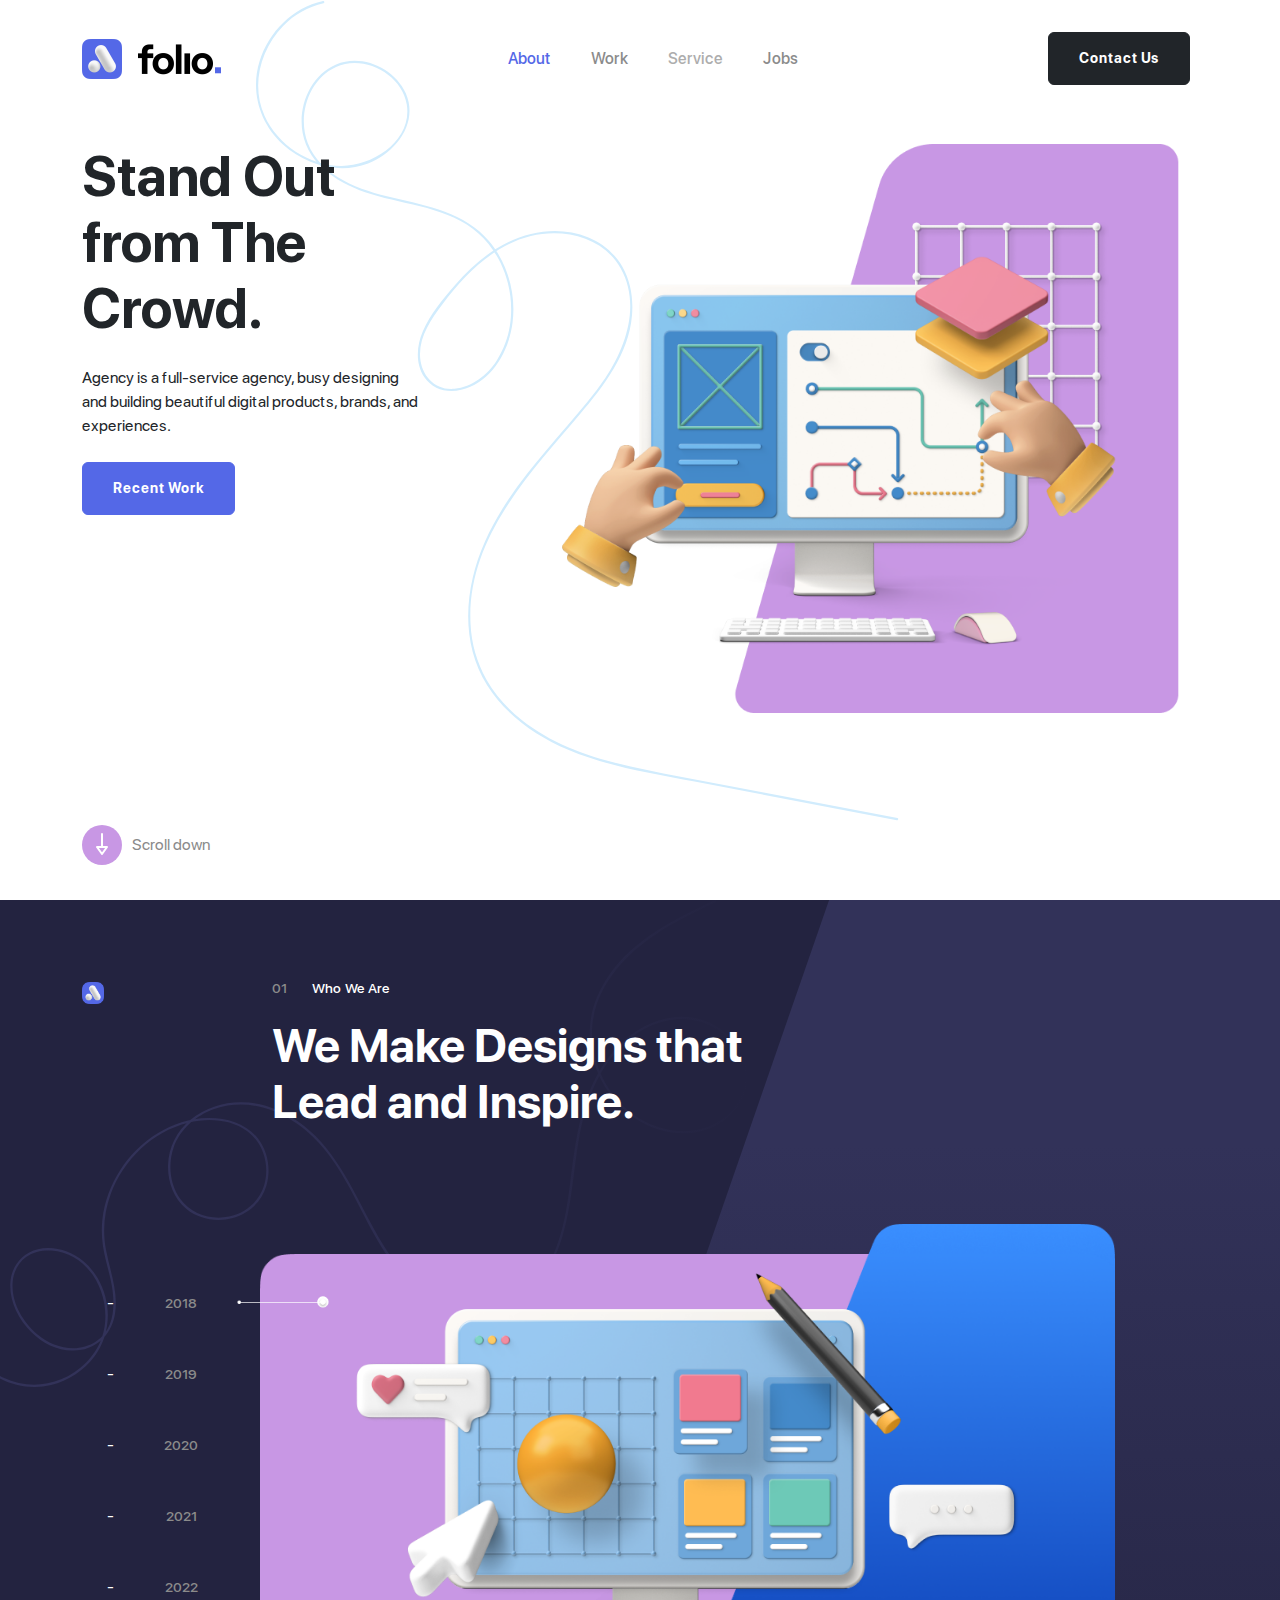
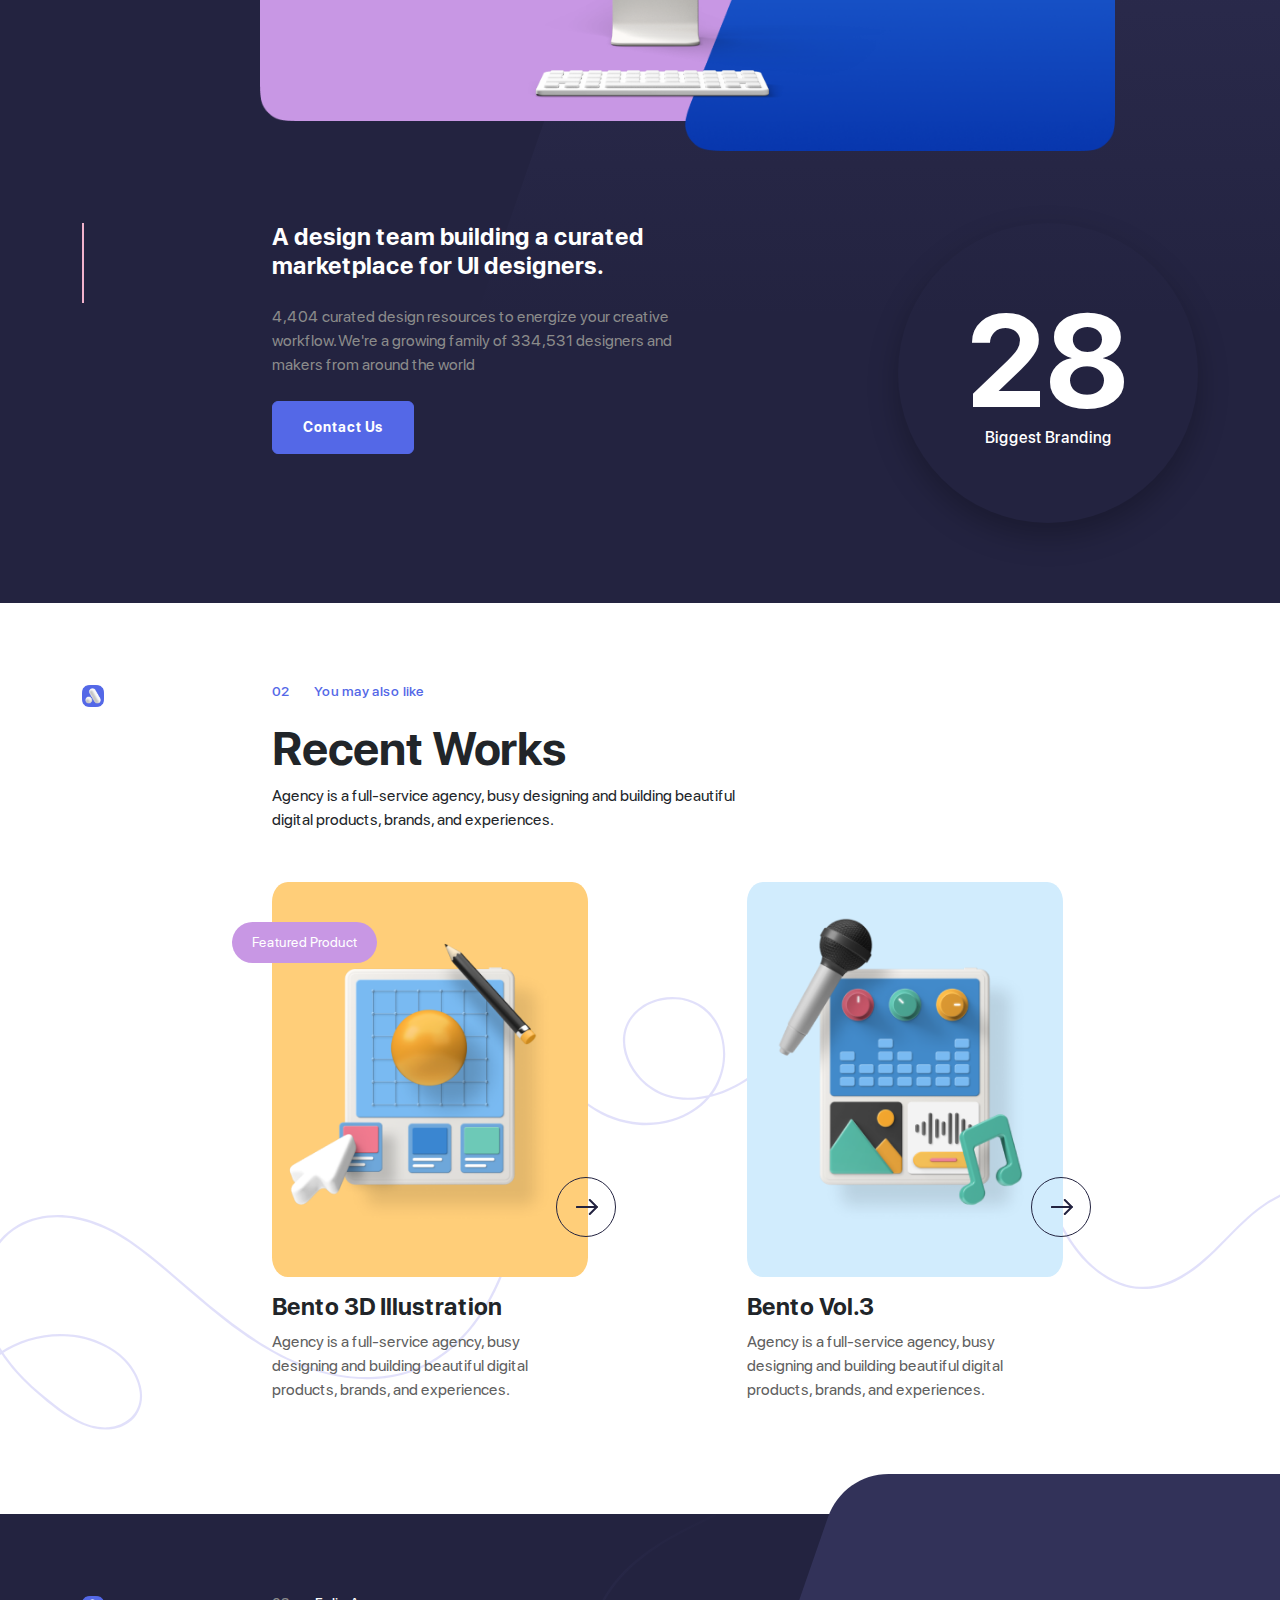
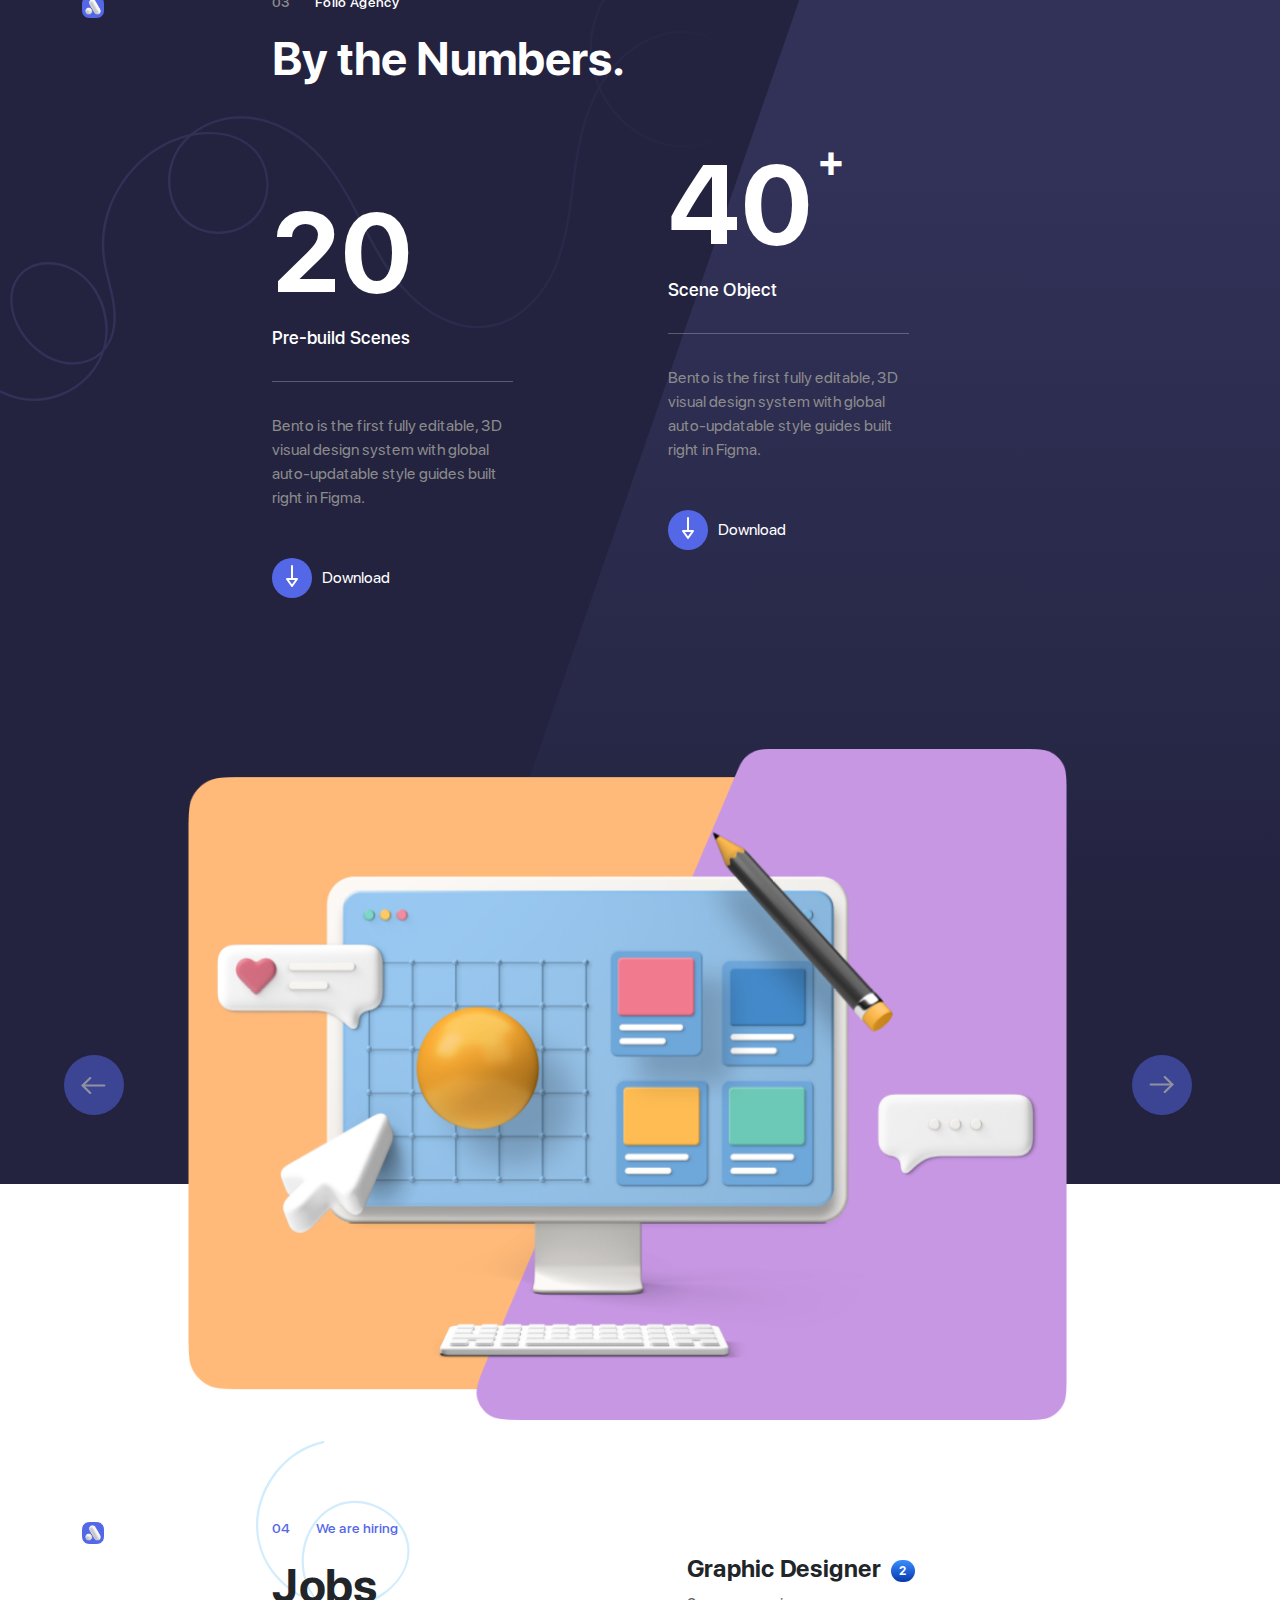
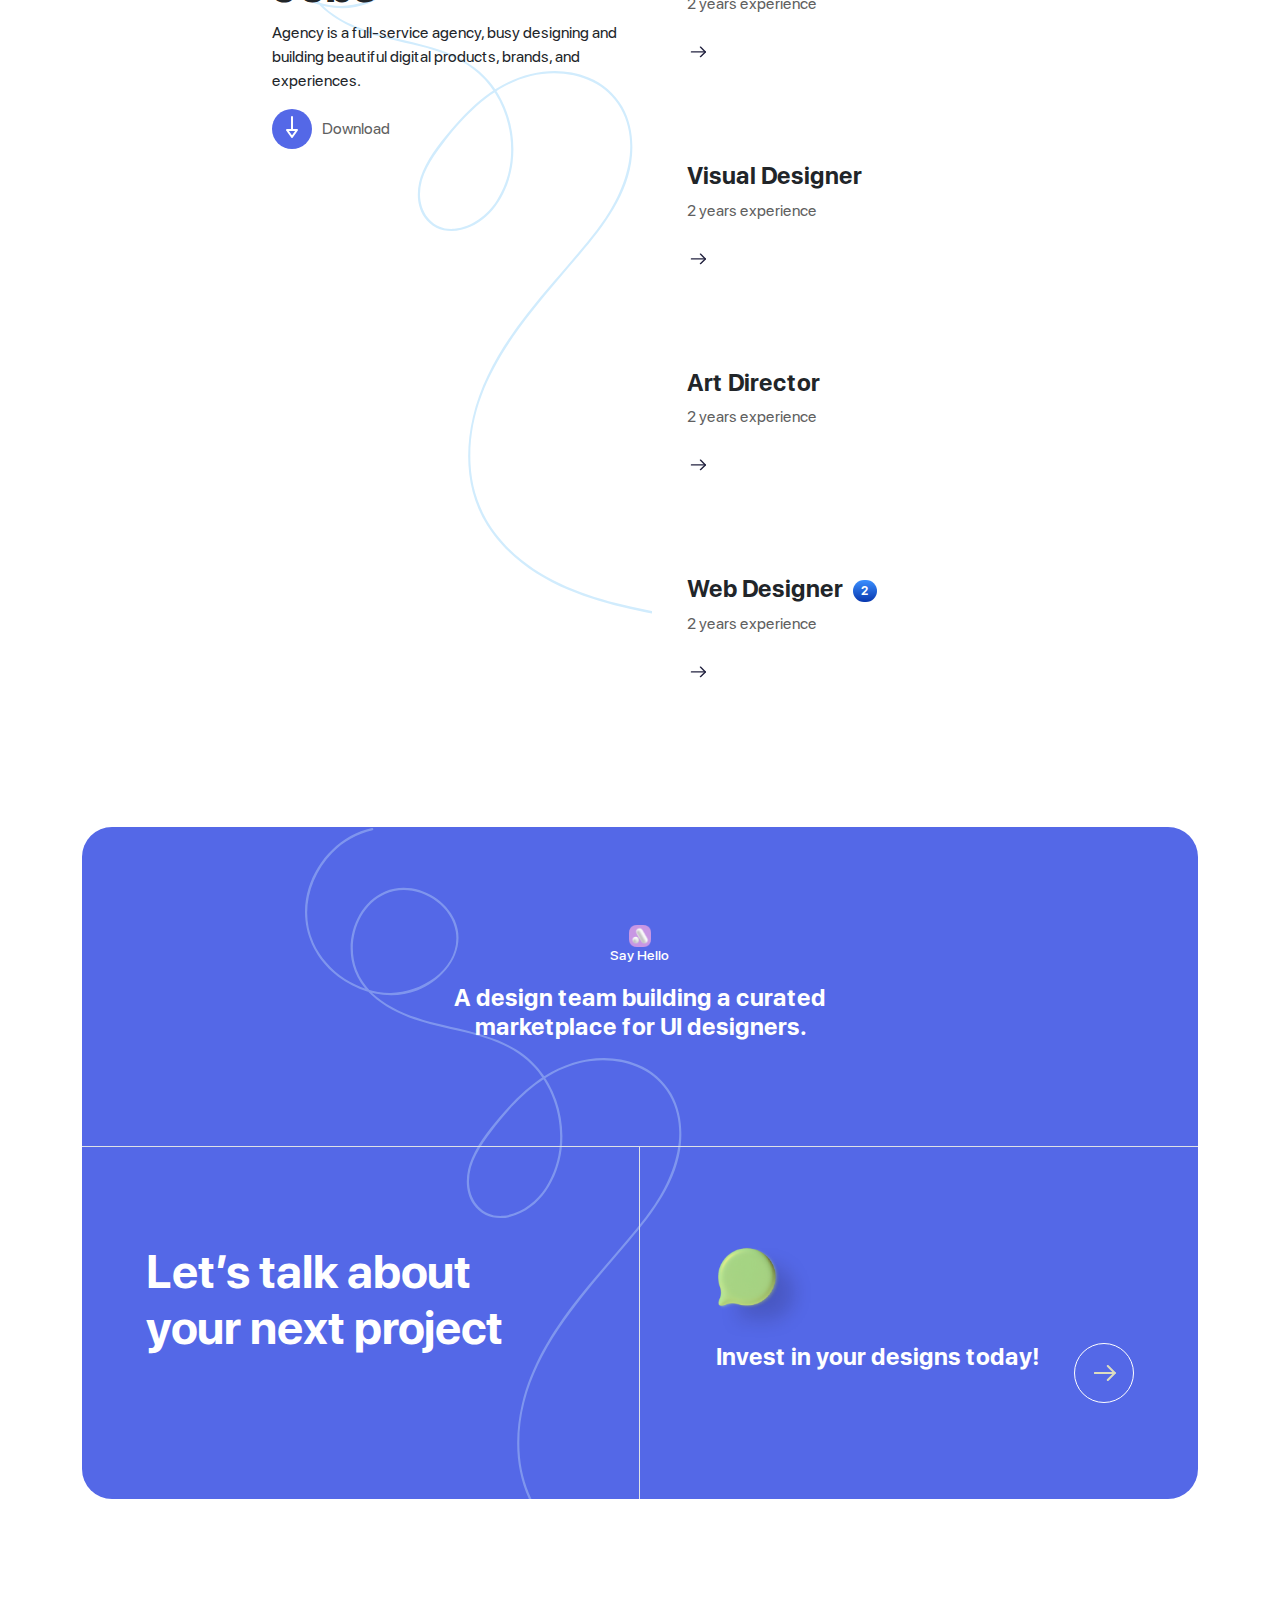
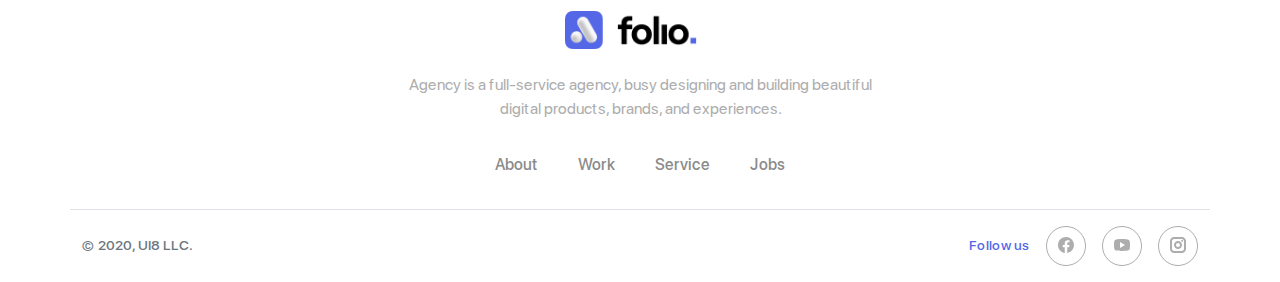
<file: index.html>
<!doctype html>
<html lang="en">
  <head>
    <meta charset="utf-8">
    <meta name="viewport" content="width=device-width, initial-scale=1">
    <meta name="description" content="">
    <meta name="author" content="Aliefya Fadhila">
    <title>Aliefya</title>

    <link rel="canonical" href="https://getbootstrap.com/docs/5.2/examples/navbars/">
    <link href="assets/dist/css/bootstrap.min.css" rel="stylesheet">
    
    <!-- Custom styles -->
    <link href="assets/style.css" rel="stylesheet">
    <link href="assets/mobile.css" rel="stylesheet">
  </head>
  <body>
    <nav id="topbar" class="navbar navbar-expand-md" >
      <div class="container py-4">
        <a class="navbar-brand" href="#">
          <img class="logo-light-mode" src="assets/image/logo-with-text.png" alt="">
          <img class="logo-dark-mode d-none" src="assets/image/logo-with-text-white.png" alt="">
        </a>
        <button class="navbar-toggler" type="button" onclick="openNav()" data-bs-toggle="collapse" data-bs-target="#navbarsExample05" aria-controls="navbarsExample05" aria-expanded="false" aria-label="Toggle navigation">
          <span class="navbar-toggler-icon"></span>
        </button>
  
        <div class="collapse navbar-collapse" id="navbarsExample05">
          <ul class="navbar-nav mx-auto mb-2 mb-md-0">
            <li class="nav-item">
              <a class="nav-link active" aria-current="page" href="#about">About</a>
            </li>
            <li class="nav-item">
              <a class="nav-link" href="#work">Work</a>
            </li>
            <li class="nav-item">
              <a class="nav-link disabled" href="#service">Service</a>
            </li>
            <li class="nav-item">
              <a class="nav-link" href="#jobs">Jobs</a>
            </li>
          </ul>
          <div class="nav-contact">
            <button class="btn btn-dark me-2 d-md-block d-none" type="button">Contact Us</button>
            <div class="social-media-button d-md-none">
              <a class="btn-round" href="#"> <i class="facebook"></i></a>
              <a class="btn-round" href="#"><i class="youtube"></i></a>
              <a class="btn-round" href="#"><i class="instagram"></i></a>
            </div>
          </div>
        </div>
      </div>
    </nav>

    <!-- hero section -->
    <div id="hero" class="pt-md-5">
      <div class="container">
        <div class="row flex-md-row align-items-start g-5 py-5 mt-0">
          <div class="col-md-4">
            <div class="hero-text">
              <h1 class="mb-md-4 mb-3">Stand Out from The Crowd.</h1>
              <p class="mb-md-4 mb-3">Agency is a full-service agency, busy designing and building beautiful digital products, brands, and experiences.</p>
              <button type="button" class="btn btn-primary btn-md">Recent Work</button>

              <!-- <button class="btn btn-down btn-round"><i class="arrow-down"></i>Scroll down</button> -->
              <a href="#about" class="button-scroll button-fixed"><i class="arrow-down"></i><span> Scroll down</span></a>
            </div>
          </div>
          <div class="col-md-8">
            <img class="hero-image" src="assets/image/0-hero-image.png" alt="hero image desktop">
          </div>
        </div>
      </div>
    </div>

    <div id="content">

      <!-- we make design section -->
      <section id="about" class="content-section dark-bg-content">
        <div class="container">
          <div class="row">
            <div class="col-md-2 d-md-block d-none">
              <img class="section-title-logo" src="assets/image/logo-symbol.png" alt="">
            </div>
            <div class="col-md-10">
              <div class="section-title">
                <h6><span>01</span> Who We Are</h6>
                <h2>We Make Designs that Lead and Inspire.</h2>
              </div>
            </div>
          </div>

          <div class="about-tabs">
            <div class="row">
              <div class="col-md-2 mt-md-4">
                <ul class="about-tabs-button">
                  <li><a class="tablinks active" onclick="openTabs(event, '2018')">2018</a></li>
                  <li><a class="tablinks" onclick="openTabs(event, '2019')">2019</a></li>
                  <li><a class="tablinks" onclick="openTabs(event, '2020')">2020</a></li>
                  <li><a class="tablinks" onclick="openTabs(event, '2021')">2021</a></li>
                  <li><a class="tablinks" onclick="openTabs(event, '2022')">2022</a></li>
                </ul>
                <div class="about-tabs-control d-md-none">
                  <div class="about-tabs-arrow">
                    <a href="#" class="btn-arrow arrow-right prev"></a>
                    <a href="#" class="btn-arrow arrow-right next"></a>
                  </div>
                  <select class="form-select form-select-md mb-3"  name="selectTabs" onchange="loadTabs()" id="selectTabs" >
                    <option class="option-links active" value="2018" selected>2018</option>
                    <option class="option-links" value="2019">2019</option>
                    <option class="option-links" value="2020">2020</option>
                    <option class="option-links" value="2021">2021</option>
                    <option class="option-links" value="2022">2022</option>
                  </select>
                </div>
              </div>
              <div class="col-md-9">
                <img class="tabs-bg" src="assets/image/tabs-bg.png" alt="">
                <div class="tabcontent-container">
                  <div id="2018" class="tabcontent" style="display: block;" >
                    <img src="assets/image/1-Desktop-nobg.png" alt="">
                  </div>
                  <div id="2019" class="tabcontent">
                    <img src="assets/image/2-Tablet-Copy.png" alt="">
                  </div>
                  <div id="2020" class="tabcontent">
                    <img src="assets/image/2-Tablet.png" alt="">
                  </div>
                  <div id="2021" class="tabcontent">
                    <img src="assets/image/3-Laptop.png" alt="">
                  </div>
                  <div id="2022" class="tabcontent">
                    <img src="assets/image/0-hero-desktop.png" alt="">
                  </div>
                </div>
              </div>

            </div>
          

          </div>

          <div class="row">
            <div class="col-md-2 d-md-block d-none">
              <span class="line-pink"></span>
            </div>
            <div class="col-md-5">
              <h4 class="section-subtitle mb-md-4 mb-3">A design team building a curated marketplace for UI designers.</h4>
              <p class="color-dark-mode mb-md-4 mb-3">4,404 curated design resources to energize your creative workflow. We're a growing family of 334,531 designers and makers from around the world</p>
              <button type="button" class="btn btn-primary btn-md">Contact Us</button>
            </div>
            <div class="col-md-5">
              <div class="number-circle ms-md-auto">
                <h2>28</h2>
                <p>Biggest Branding</p>
              </div>
            </div>
          </div>
        </div>
      </section>

      <!-- recent works section -->
      <section id="work" class="content-section">
        <div class="container">
          <div class="row">
            <div class="col-md-2 d-md-block d-none">
              <img class="section-title-logo" src="assets/image/logo-symbol.png" alt="">
            </div>
            <div class="col-md-10">
              <div class="section-title">
                <h6><span>02</span> You may also like</h6>
                <h2>Recent Works</h2>
                <p>Agency is a full-service agency, busy designing and building beautiful digital products, brands, and experiences.</p>
              </div>

              <div class="featured-product">
                <span class="label-fp">Featured Product</span>
                <div class="row">
                  <div class="col-md-6">
                    <div class="card" >
                      <div class="card-image">
                        <img src="assets/image/2-Tablet.png" class="card-img-top" alt="...">
                      </div>
                      <div class="card-body">
                        <h5 class="card-title section-subtitle">Bento 3D Illustration</h5>
                        <p class="card-text color-light-mode">Agency is a full-service agency, busy designing and building beautiful digital products, brands, and experiences.</p>
                        <a href="#" class="btn-arrow arrow-right"></a>
                      </div>
                    </div>
                  </div>
                  <div class="col-md-6">
                    <div class="card" >
                      <div class="card-image bg-skyblue">
                        <img src="assets/image/2-Tablet-Copy.png" class="card-img-top" alt="...">
                      </div>
                      <div class="card-body">
                        <h5 class="card-title section-subtitle">Bento Vol.3</h5>
                        <p class="card-text color-light-mode">Agency is a full-service agency, busy designing and building beautiful digital products, brands, and experiences.</p>
                        <a href="#" class="btn-arrow arrow-right"></a>
                      </div>
                    </div>
                  </div>
                  <div class="col-12 d-md-none d-grid">
                    <button type="button" class="btn btn-primary btn-md btn-block">Contact Us</button>
                  </div>
                </div>
              </div>
            </div>
          </div>
        </div>
      </section>

      <!-- by the numbers section -->
      <section id="service" class="content-section dark-bg-content">
        <div class="container">
          <div class="row">
            <div class="col-md-2 d-md-block d-none">
              <img class="section-title-logo" src="assets/image/logo-symbol.png" alt="">
            </div>
            <div class="col-md-10">
              <div class="section-title">
                <h6><span>03</span> Folio Agency</h6>
                <h2>By the Numbers.</h2>
              </div>

              <div class="row service-content flex-md-row-reverse justify-content-md-end">
                <div class="col-md-5">
                  <h2>40 <span class="prefix">+</span></h2>
                  <h6>Scene Object</h6>
                  <hr>
                  <p class="color-dark-mode">Bento is the first fully editable, 3D visual design system with global auto-updatable style guides built right in Figma.</p>
                  <a href="#" class="button-scroll"><i class="arrow-down"></i><span class="color-white">Download</span></a>
                </div>
                <div class="col-md-5 pt-md-5">
                  <h2>20</h2>
                  <h6>Pre-build Scenes</h6>
                  <hr>
                  <p class="color-dark-mode">Bento is the first fully editable, 3D visual design system with global auto-updatable style guides built right in Figma.</p>
                  <a href="#" class="button-scroll"><i class="arrow-down"></i><span class="color-white">Download</span></a>
                </div>
              </div>
            </div>
          </div>
          <div class="row row-carousel">
            <div class="col-md-12">
              <div id="carouselService" class="carousel slide" data-bs-ride="carousel">
                <div class="carousel-inner">
                  <div class="carousel-item active" data-bs-interval="10000">
                    <img src="assets/image/1-Desktop-nobg.png" class="d-block w-100" alt="...">
                  </div>
                  <div class="carousel-item" data-bs-interval="2000">
                    <img src="assets/image/2-Tablet-Copy.png" class="d-block w-100" alt="...">
                  </div>
                  <div class="carousel-item">
                    <img src="assets/image/3-Laptop.png" class="d-block w-100" alt="...">
                  </div>
                </div>
                <button class="carousel-control-button carousel-control-prev" type="button" data-bs-target="#carouselService" data-bs-slide="prev">
                  <span class="carousel-control-prev-icon" aria-hidden="true"></span>
                  <span class="visually-hidden">Previous</span>
                </button>
                <button class="carousel-control-button carousel-control-next" type="button" data-bs-target="#carouselService" data-bs-slide="next">
                  <span class="carousel-control-next-icon" aria-hidden="true"></span>
                  <span class="visually-hidden">Next</span>
                </button>
              </div>
            </div>

          </div>
        </div>
      </section>

      <!-- jobs section -->
      <section id="jobs" class="content-section">
        <div class="container">
          <div class="row">
            <div class="col-md-2 d-md-block d-none">
              <img class="section-title-logo" src="assets/image/logo-symbol.png" alt="">
            </div>
            <div class="col-md-4">
              <div class="section-title">
                <h6><span>04</span> We are hiring</h6>
                <h2>Jobs</h2>
                <p>Agency is a full-service agency, busy designing and building beautiful digital products, brands, and experiences.</p>
                <!-- <button class="btn btn-right btn-round"><i class="arrow-right"></i>Available Jobs</button> -->
                <a href="#" class="button-scroll button-jobs"><i class="arrow-down"></i><span class="color-light-mode">Download</span></a>
              </div>
            </div>
            <div class="col-md-6">
              <div class="available-jobs">
                <ul>
                  <li class="jobs-card">
                    <div class="row flex-md-row align-items-center">
                      <div class="col-md-8">
                        <div class="jobs-card-content">
                          <h5 class="section-subtitle">Graphic Designer<span class="badge rounded-pill text-bg-primary">2</span></h5>
                          <p class="color-light-mode">2 years experience</p>
                          <a href="#" class="btn-arrow arrow-right"></a>
                        </div>
                      </div>
                      <div class="col-md-4 d-none d-md-block">
                        <div class="jobs-card-image">
                          <img src="assets/image/2-Tablet.png" alt="">
                        </div>
                      </div>
                    </div>
                  </li>
                  <li class="jobs-card">
                    <div class="row flex-md-row align-items-center">
                      <div class="col-md-8">
                        <div class="jobs-card-content">
                          <h5 class="section-subtitle">Visual Designer</h5>
                          <p class="color-light-mode">2 years experience</p>
                          <a href="#" class="btn-arrow arrow-right"></a>
                        </div>
                      </div>
                      <div class="col-md-4 d-none d-md-block">
                        <div class="jobs-card-image">
                          <img src="assets/image/2-Tablet.png" alt="">
                        </div>
                      </div>
                    </div>
                  </li>
                  <li class="jobs-card">
                    <div class="row flex-md-row align-items-center">
                      <div class="col-md-8">
                        <div class="jobs-card-content">
                          <h5 class="section-subtitle">Art Director</h5>
                          <p class="color-light-mode">2 years experience</p>
                          <a href="#" class="btn-arrow arrow-right"></a>
                        </div>
                      </div>
                      <div class="col-md-4 d-none d-md-block">
                        <div class="jobs-card-image">
                          <img src="assets/image/2-Tablet.png" alt="">
                        </div>
                      </div>
                    </div>
                  </li>
                  <li class="jobs-card">
                    <div class="row flex-md-row align-items-center">
                      <div class="col-md-8">
                        <div class="jobs-card-content">
                          <h5 class="section-subtitle">Web Designer<span class="badge rounded-pill text-bg-primary">2</span></h5>
                          <p class="color-light-mode">2 years experience</p>
                          <a href="#" class="btn-arrow arrow-right"></a>
                        </div>
                      </div>
                      <div class="col-md-4 d-none d-md-block">
                        <div class="jobs-card-image">
                          <img src="assets/image/2-Tablet.png" alt="">
                        </div>
                      </div>
                    </div>
                  </li>
                </ul>
              </div>
            </div>
          </div>

        </div>
      </section>
    </div>

    <div id="footer">
      <div class="container">

        <div class="footer-box dark-bg-content">
          <div class="row">
            <div class="col-md-12 text-center border-bottom">
              <div class="footer-box-content text-center">
                <img class="footer-logo-icon" src="assets/image/logo-symbol-secondary.png" alt="">
                <div class="section-title mx-auto mb-0">
                  <h6>Say Hello</h6>
                  <h5 class="section-subtitle">A design team building a curated marketplace for UI designers.</h5>
                </div>
              </div>
            </div>
            <div class="col-md-6 border-end">
              <div class="footer-box-content">
                <div class="section-title mb-0">
                  <h2>Let’s talk about your next project</h2>
                </div>
              </div>
            </div>
            <div class="col-md-6 d-md-block d-none">
              <div class="footer-box-content">
                <img class="image-buble" src="assets/image/5-SpeachBubble.png" alt="">
                <div class="d-flex justify-content-between flex-row">
                  <h5 class="section-subtitle pe-3">Invest in your designs today!</h5>
                  <a href="#" class="btn-arrow arrow-right"></a>
                </div>
              </div>
            </div>
            <div class="col-12 d-md-none ">
              <div class="footer-box-content d-grid pt-0">
                <button type="button" class="btn btn-primary btn-md btn-block">Contact Us</button>
              </div>
            </div>
          </div>
        </div>

        <footer class="footer-bottom">
          <div class="text-center">
            <img src="assets/image/logo-with-text.png" alt="" class="footer-bottom-logo mx-auto mb-4">
            <p class="color-deactive">Agency is a full-service agency, busy designing and building beautiful digital products, brands, and experiences.</p>
          </div>
          <ul class="nav justify-content-center py-4 d-sm-flex d-none">
            <li class="nav-item"><a href="#about" class="nav-link">About</a></li>
            <li class="nav-item"><a href="#work" class="nav-link">Work</a></li>
            <li class="nav-item"><a href="#service" class="nav-link">Service</a></li>
            <li class="nav-item"><a href="#jobs" class="nav-link">Jobs</a></li>
          </ul>
          <div class="d-grid d-sm-none p-4">
            <select class="form-select form-select-md" >
              <option class="active" selected>About</option>
              <option class="" value="1" >Work</option>
              <option class="" value="2">Service</option>
              <option class="" value="3">Jobs</option>
            </select>
          </div>
          <div class="row footer-bottom-credit d-flex flex-wrap justify-content-between align-items-center py-3 border-top">
            <div class="col-md-4 d-flex align-items-center">
              <span class="mb-3 mb-md-0 text-muted">© 2020, UI8 LLC.</span>
            </div>
        
            <ul class="nav col-md-4 justify-content-end list-unstyled d-flex align-items-center">
              <li class="color-primary">Follow us</li>
              <li class=""><a class="footer-social-icon text-muted" href="#"><i class="facebook"></i></svg></a></li>
              <li class=""><a class="footer-social-icon text-muted" href="#"><i class="youtube"></i></svg></a></li>
              <li class=""><a class="footer-social-icon text-muted" href="#"><i class="instagram"></i></svg></a></li>
            </ul>
          </div>
        </footer>
      </div>
    </div>
    <script src="assets/script.js"></script>
    <script src="assets/dist/js/bootstrap.bundle.min.js"></script>
  </body>
</html>
</file>
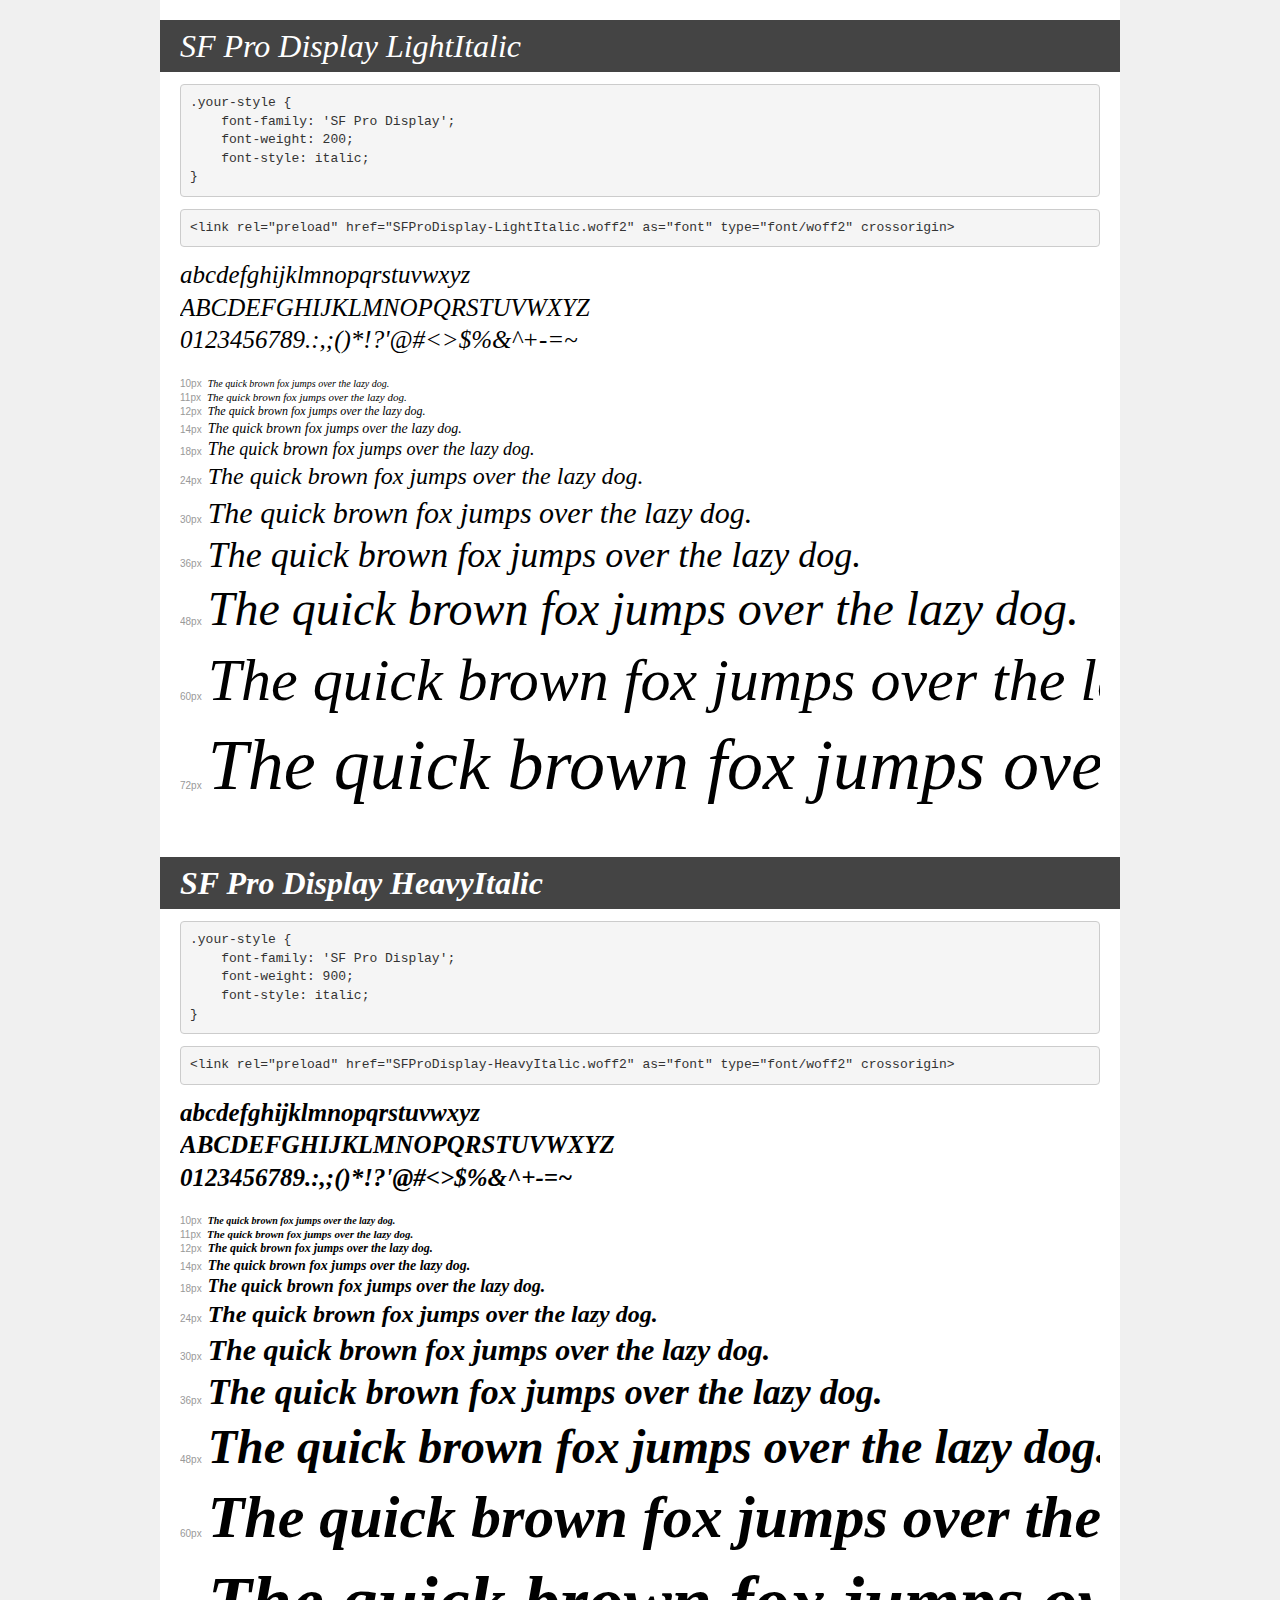
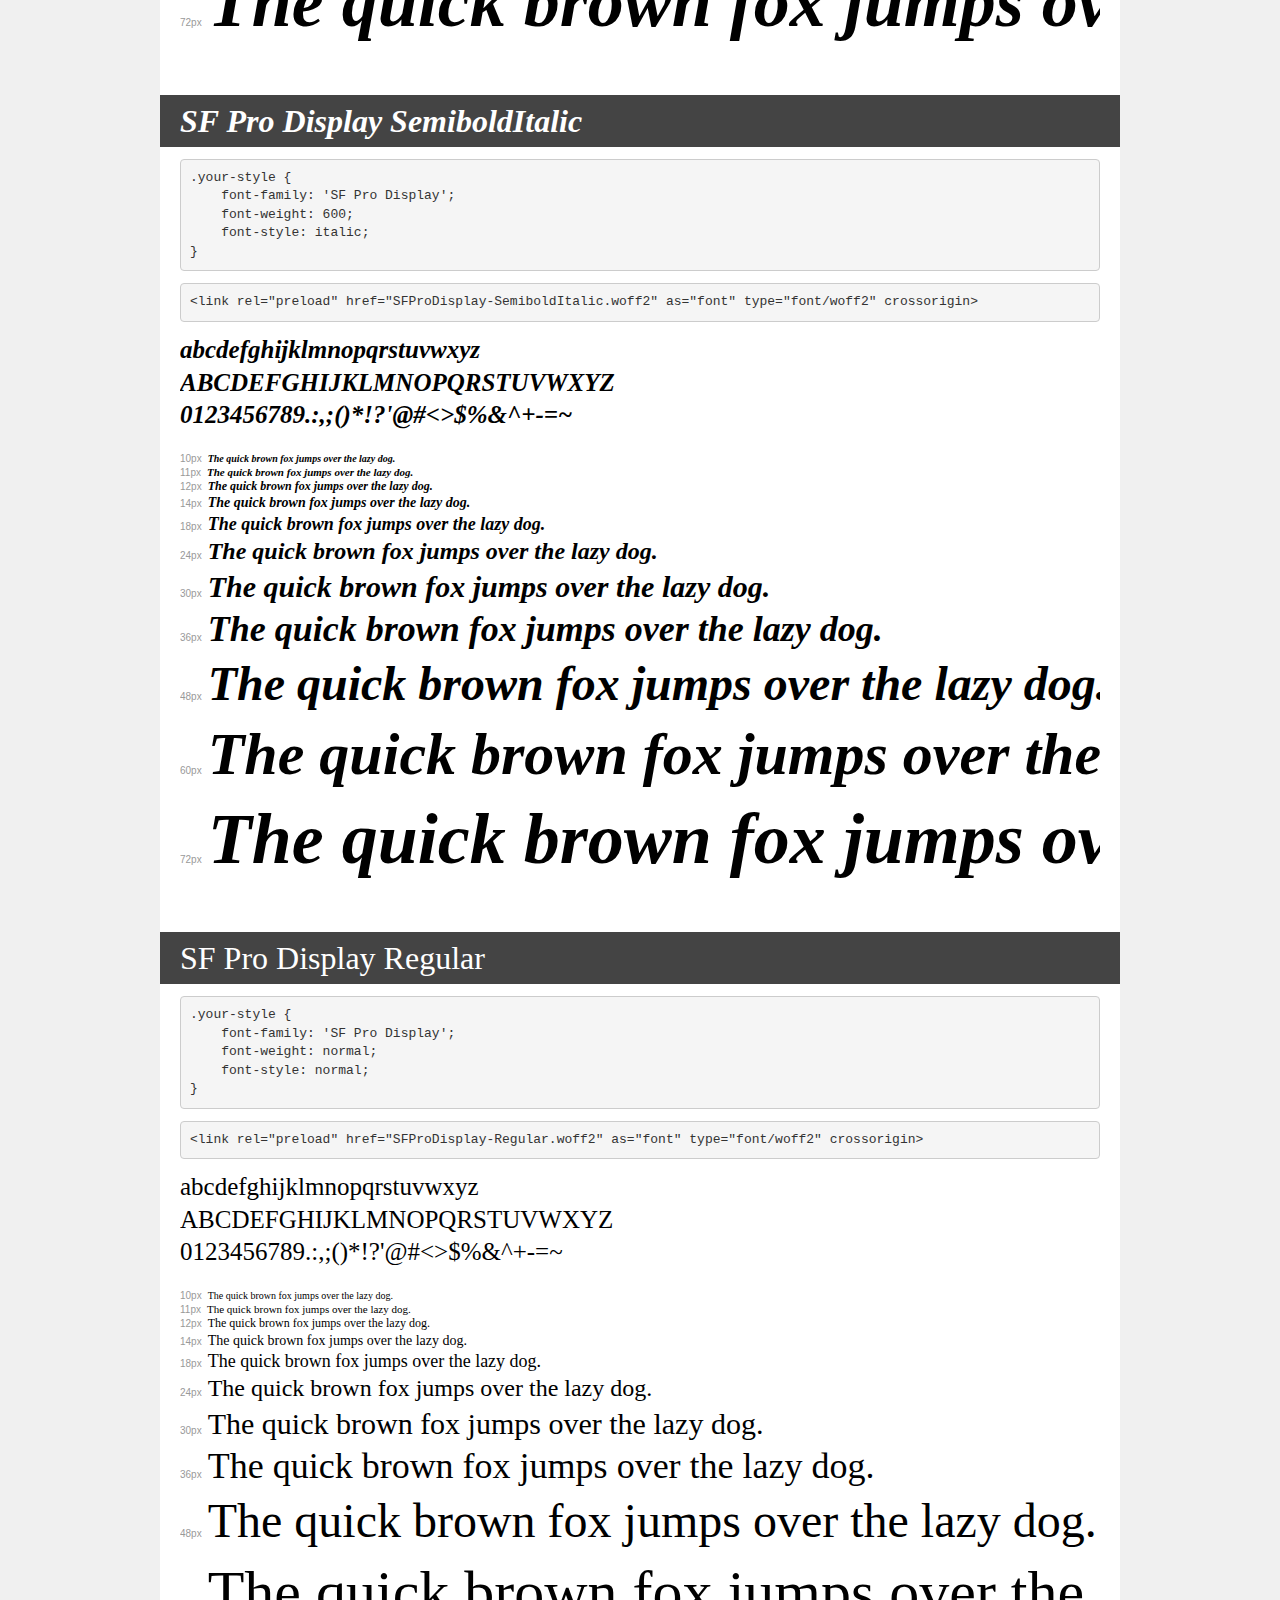
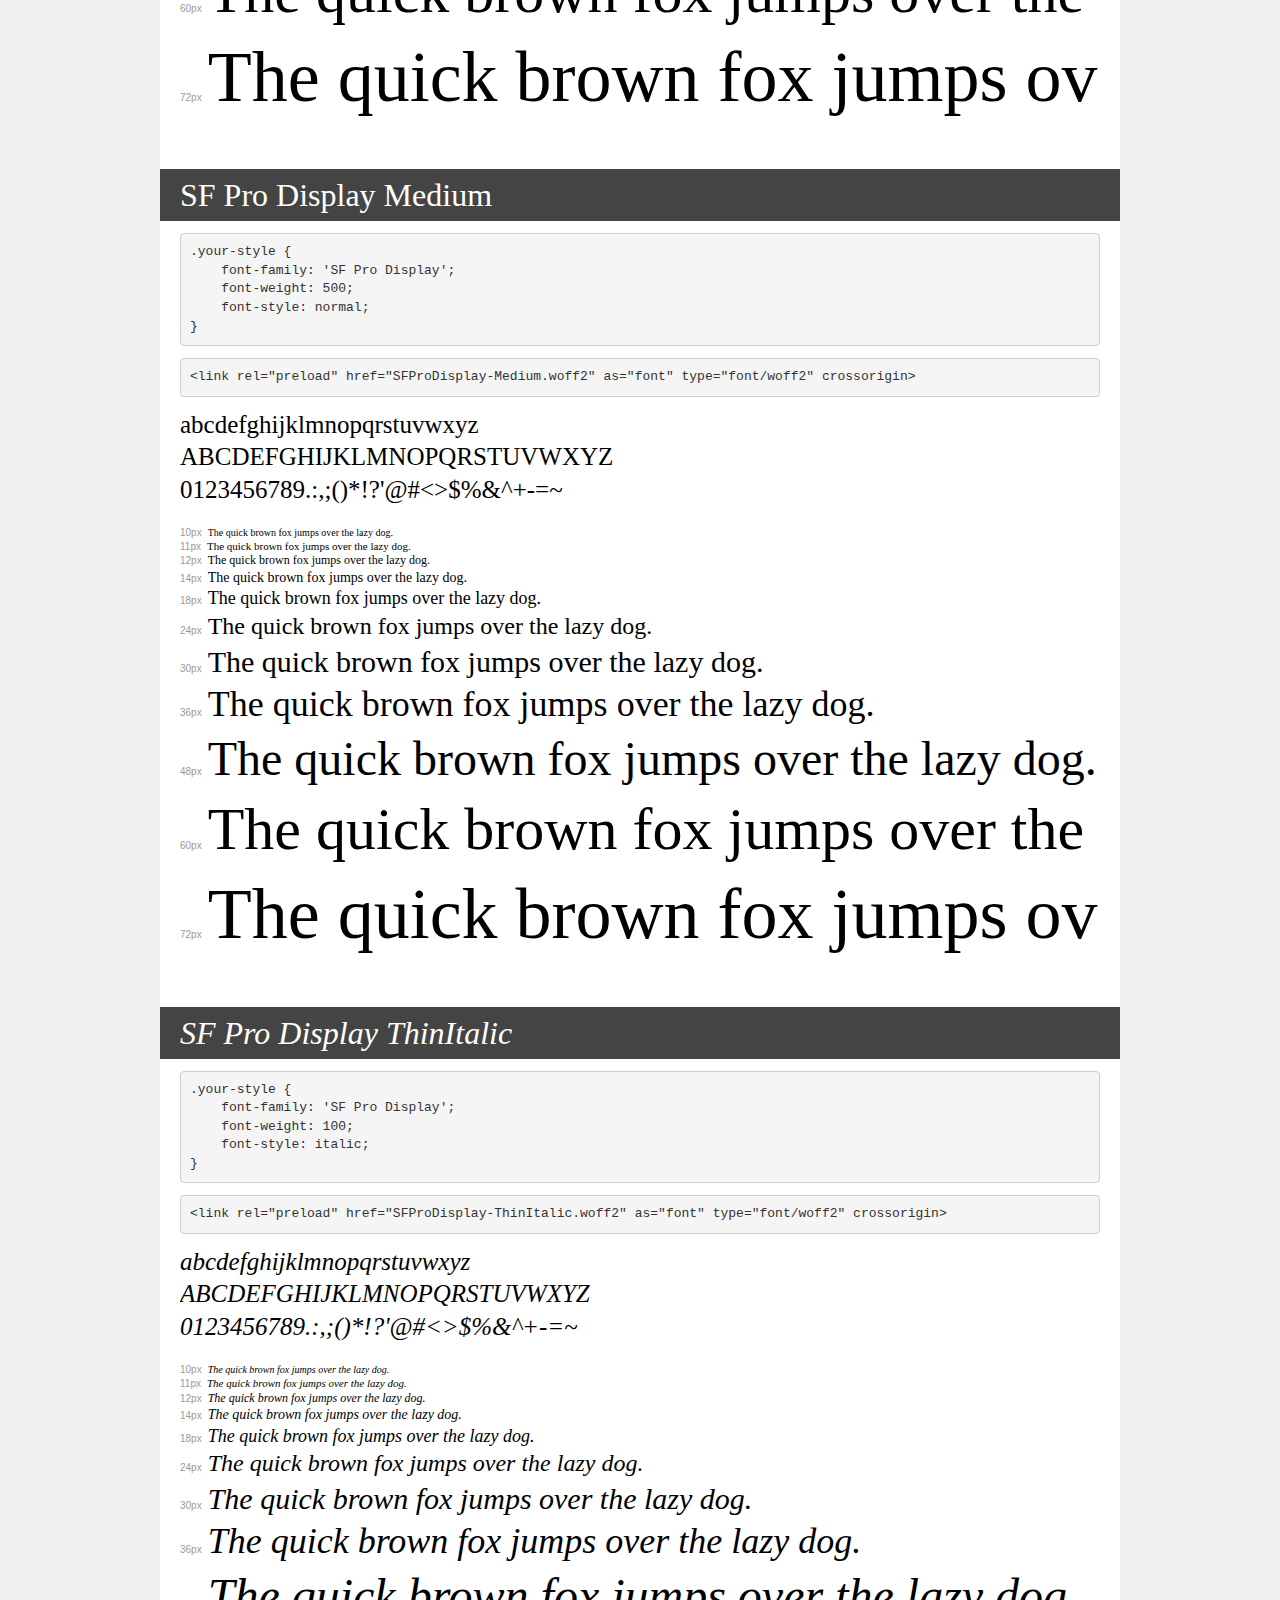
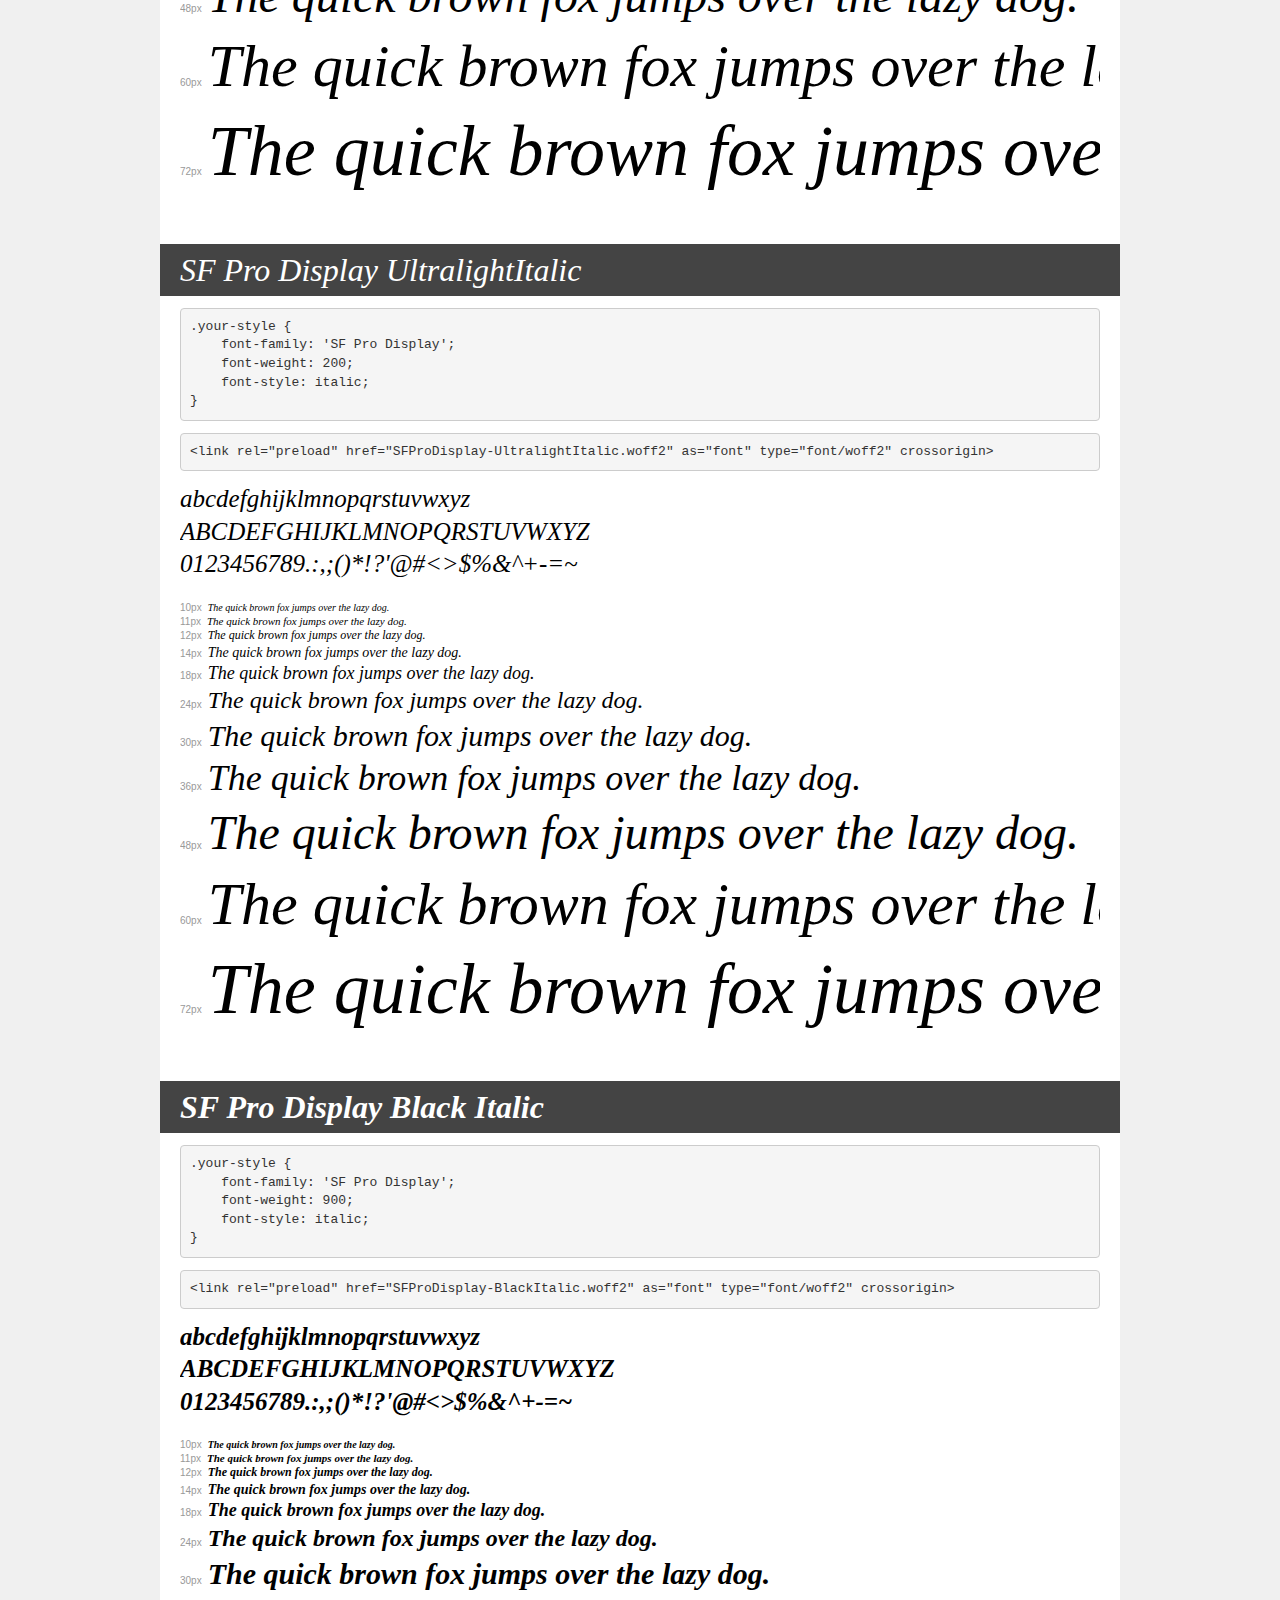
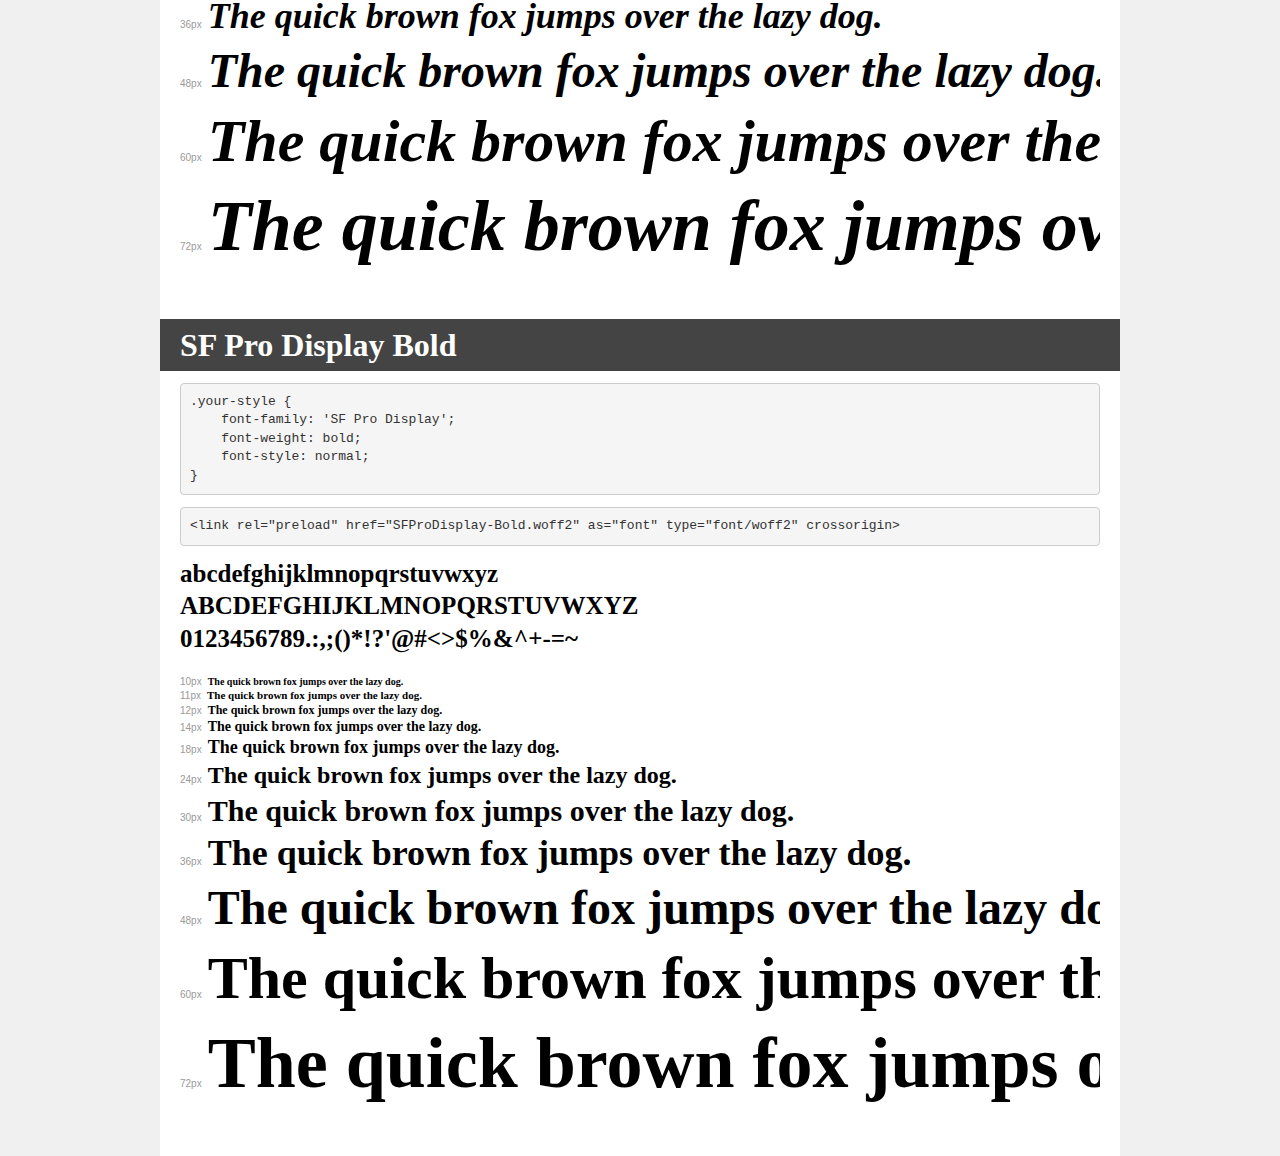
<file: assets/font/SF-Pro-Display/demo.html>
<!DOCTYPE html>
<html lang="en">
<head>
    <meta charset="utf-8">
    <meta http-equiv="X-UA-Compatible" content="IE=edge">
    <meta name="viewport" content="width=device-width, initial-scale=1">
    <meta name="robots" content="noindex, noarchive">
    <meta name="format-detection" content="telephone=no">
    <title>Transfonter demo</title>
    <link href="stylesheet.css" rel="stylesheet">
    <style>
        /*
        http://meyerweb.com/eric/tools/css/reset/
        v2.0 | 20110126
        License: none (public domain)
        */
        html, body, div, span, applet, object, iframe,
        h1, h2, h3, h4, h5, h6, p, blockquote, pre,
        a, abbr, acronym, address, big, cite, code,
        del, dfn, em, img, ins, kbd, q, s, samp,
        small, strike, strong, sub, sup, tt, var,
        b, u, i, center,
        dl, dt, dd, ol, ul, li,
        fieldset, form, label, legend,
        table, caption, tbody, tfoot, thead, tr, th, td,
        article, aside, canvas, details, embed,
        figure, figcaption, footer, header, hgroup,
        menu, nav, output, ruby, section, summary,
        time, mark, audio, video {
            margin: 0;
            padding: 0;
            border: 0;
            font-size: 100%;
            font: inherit;
            vertical-align: baseline;
        }
        /* HTML5 display-role reset for older browsers */
        article, aside, details, figcaption, figure,
        footer, header, hgroup, menu, nav, section {
            display: block;
        }
        body {
            line-height: 1;
        }
        ol, ul {
            list-style: none;
        }
        blockquote, q {
            quotes: none;
        }
        blockquote:before, blockquote:after,
        q:before, q:after {
            content: '';
            content: none;
        }
        table {
            border-collapse: collapse;
            border-spacing: 0;
        }
        /* demo styles */
        body {
            background: #f0f0f0;
            color: #000;
        }
        .page {
            background: #fff;
            width: 920px;
            margin: 0 auto;
            padding: 20px 20px 0 20px;
            overflow: hidden;
        }
        .font-container {
            overflow-x: auto;
            overflow-y: hidden;
            margin-bottom: 40px;
            line-height: 1.3;
            white-space: nowrap;
            padding-bottom: 5px;
        }
        h1 {
            position: relative;
            background: #444;
            font-size: 32px;
            color: #fff;
            padding: 10px 20px;
            margin: 0 -20px 12px -20px;
        }
        .letters {
            font-size: 25px;
            margin-bottom: 20px;
        }
        .s10:before {
            content: '10px';
        }
        .s11:before {
            content: '11px';
        }
        .s12:before {
            content: '12px';
        }
        .s14:before {
            content: '14px';
        }
        .s18:before {
            content: '18px';
        }
        .s24:before {
            content: '24px';
        }
        .s30:before {
            content: '30px';
        }
        .s36:before {
            content: '36px';
        }
        .s48:before {
            content: '48px';
        }
        .s60:before {
            content: '60px';
        }
        .s72:before {
            content: '72px';
        }
        .s10:before, .s11:before, .s12:before, .s14:before,
        .s18:before, .s24:before, .s30:before, .s36:before,
        .s48:before, .s60:before, .s72:before {
            font-family: Arial, sans-serif;
            font-size: 10px;
            font-weight: normal;
            font-style: normal;
            color: #999;
            padding-right: 6px;
        }
        pre {
            display: block;
            padding: 9px;
            margin: 0 0 12px;
            font-family: Monaco, Menlo, Consolas, "Courier New", monospace;
            font-size: 13px;
            line-height: 1.428571429;
            color: #333;
            font-weight: normal;
            font-style: normal;
            background-color: #f5f5f5;
            border: 1px solid #ccc;
            overflow-x: auto;
            border-radius: 4px;
        }
        /* responsive */
        @media (max-width: 959px) {
            .page {
                width: auto;
                margin: 0;
            }
        }
    </style>
</head>
<body>
<div class="page">
    <div class="demo">
        <h1 style="font-family: 'SF Pro Display'; font-weight: 200; font-style: italic;">SF Pro Display LightItalic</h1>
        <pre title="Usage">.your-style {
    font-family: 'SF Pro Display';
    font-weight: 200;
    font-style: italic;
}</pre>
        <pre title="Preload (optional)">
&lt;link rel=&quot;preload&quot; href=&quot;SFProDisplay-LightItalic.woff2&quot; as=&quot;font&quot; type=&quot;font/woff2&quot; crossorigin&gt;</pre>
        <div class="font-container" style="font-family: 'SF Pro Display'; font-weight: 200; font-style: italic;">
            <p class="letters">
                abcdefghijklmnopqrstuvwxyz<br>
ABCDEFGHIJKLMNOPQRSTUVWXYZ<br>
                0123456789.:,;()*!?'@#&lt;&gt;$%&^+-=~
            </p>
            <p class="s10" style="font-size: 10px;">The quick brown fox jumps over the lazy dog.</p>
            <p class="s11" style="font-size: 11px;">The quick brown fox jumps over the lazy dog.</p>
            <p class="s12" style="font-size: 12px;">The quick brown fox jumps over the lazy dog.</p>
            <p class="s14" style="font-size: 14px;">The quick brown fox jumps over the lazy dog.</p>
            <p class="s18" style="font-size: 18px;">The quick brown fox jumps over the lazy dog.</p>
            <p class="s24" style="font-size: 24px;">The quick brown fox jumps over the lazy dog.</p>
            <p class="s30" style="font-size: 30px;">The quick brown fox jumps over the lazy dog.</p>
            <p class="s36" style="font-size: 36px;">The quick brown fox jumps over the lazy dog.</p>
            <p class="s48" style="font-size: 48px;">The quick brown fox jumps over the lazy dog.</p>
            <p class="s60" style="font-size: 60px;">The quick brown fox jumps over the lazy dog.</p>
            <p class="s72" style="font-size: 72px;">The quick brown fox jumps over the lazy dog.</p>
        </div>
    </div>

    <div class="demo">
        <h1 style="font-family: 'SF Pro Display'; font-weight: 900; font-style: italic;">SF Pro Display HeavyItalic</h1>
        <pre title="Usage">.your-style {
    font-family: 'SF Pro Display';
    font-weight: 900;
    font-style: italic;
}</pre>
        <pre title="Preload (optional)">
&lt;link rel=&quot;preload&quot; href=&quot;SFProDisplay-HeavyItalic.woff2&quot; as=&quot;font&quot; type=&quot;font/woff2&quot; crossorigin&gt;</pre>
        <div class="font-container" style="font-family: 'SF Pro Display'; font-weight: 900; font-style: italic;">
            <p class="letters">
                abcdefghijklmnopqrstuvwxyz<br>
ABCDEFGHIJKLMNOPQRSTUVWXYZ<br>
                0123456789.:,;()*!?'@#&lt;&gt;$%&^+-=~
            </p>
            <p class="s10" style="font-size: 10px;">The quick brown fox jumps over the lazy dog.</p>
            <p class="s11" style="font-size: 11px;">The quick brown fox jumps over the lazy dog.</p>
            <p class="s12" style="font-size: 12px;">The quick brown fox jumps over the lazy dog.</p>
            <p class="s14" style="font-size: 14px;">The quick brown fox jumps over the lazy dog.</p>
            <p class="s18" style="font-size: 18px;">The quick brown fox jumps over the lazy dog.</p>
            <p class="s24" style="font-size: 24px;">The quick brown fox jumps over the lazy dog.</p>
            <p class="s30" style="font-size: 30px;">The quick brown fox jumps over the lazy dog.</p>
            <p class="s36" style="font-size: 36px;">The quick brown fox jumps over the lazy dog.</p>
            <p class="s48" style="font-size: 48px;">The quick brown fox jumps over the lazy dog.</p>
            <p class="s60" style="font-size: 60px;">The quick brown fox jumps over the lazy dog.</p>
            <p class="s72" style="font-size: 72px;">The quick brown fox jumps over the lazy dog.</p>
        </div>
    </div>

    <div class="demo">
        <h1 style="font-family: 'SF Pro Display'; font-weight: 600; font-style: italic;">SF Pro Display SemiboldItalic</h1>
        <pre title="Usage">.your-style {
    font-family: 'SF Pro Display';
    font-weight: 600;
    font-style: italic;
}</pre>
        <pre title="Preload (optional)">
&lt;link rel=&quot;preload&quot; href=&quot;SFProDisplay-SemiboldItalic.woff2&quot; as=&quot;font&quot; type=&quot;font/woff2&quot; crossorigin&gt;</pre>
        <div class="font-container" style="font-family: 'SF Pro Display'; font-weight: 600; font-style: italic;">
            <p class="letters">
                abcdefghijklmnopqrstuvwxyz<br>
ABCDEFGHIJKLMNOPQRSTUVWXYZ<br>
                0123456789.:,;()*!?'@#&lt;&gt;$%&^+-=~
            </p>
            <p class="s10" style="font-size: 10px;">The quick brown fox jumps over the lazy dog.</p>
            <p class="s11" style="font-size: 11px;">The quick brown fox jumps over the lazy dog.</p>
            <p class="s12" style="font-size: 12px;">The quick brown fox jumps over the lazy dog.</p>
            <p class="s14" style="font-size: 14px;">The quick brown fox jumps over the lazy dog.</p>
            <p class="s18" style="font-size: 18px;">The quick brown fox jumps over the lazy dog.</p>
            <p class="s24" style="font-size: 24px;">The quick brown fox jumps over the lazy dog.</p>
            <p class="s30" style="font-size: 30px;">The quick brown fox jumps over the lazy dog.</p>
            <p class="s36" style="font-size: 36px;">The quick brown fox jumps over the lazy dog.</p>
            <p class="s48" style="font-size: 48px;">The quick brown fox jumps over the lazy dog.</p>
            <p class="s60" style="font-size: 60px;">The quick brown fox jumps over the lazy dog.</p>
            <p class="s72" style="font-size: 72px;">The quick brown fox jumps over the lazy dog.</p>
        </div>
    </div>

    <div class="demo">
        <h1 style="font-family: 'SF Pro Display'; font-weight: normal; font-style: normal;">SF Pro Display Regular</h1>
        <pre title="Usage">.your-style {
    font-family: 'SF Pro Display';
    font-weight: normal;
    font-style: normal;
}</pre>
        <pre title="Preload (optional)">
&lt;link rel=&quot;preload&quot; href=&quot;SFProDisplay-Regular.woff2&quot; as=&quot;font&quot; type=&quot;font/woff2&quot; crossorigin&gt;</pre>
        <div class="font-container" style="font-family: 'SF Pro Display'; font-weight: normal; font-style: normal;">
            <p class="letters">
                abcdefghijklmnopqrstuvwxyz<br>
ABCDEFGHIJKLMNOPQRSTUVWXYZ<br>
                0123456789.:,;()*!?'@#&lt;&gt;$%&^+-=~
            </p>
            <p class="s10" style="font-size: 10px;">The quick brown fox jumps over the lazy dog.</p>
            <p class="s11" style="font-size: 11px;">The quick brown fox jumps over the lazy dog.</p>
            <p class="s12" style="font-size: 12px;">The quick brown fox jumps over the lazy dog.</p>
            <p class="s14" style="font-size: 14px;">The quick brown fox jumps over the lazy dog.</p>
            <p class="s18" style="font-size: 18px;">The quick brown fox jumps over the lazy dog.</p>
            <p class="s24" style="font-size: 24px;">The quick brown fox jumps over the lazy dog.</p>
            <p class="s30" style="font-size: 30px;">The quick brown fox jumps over the lazy dog.</p>
            <p class="s36" style="font-size: 36px;">The quick brown fox jumps over the lazy dog.</p>
            <p class="s48" style="font-size: 48px;">The quick brown fox jumps over the lazy dog.</p>
            <p class="s60" style="font-size: 60px;">The quick brown fox jumps over the lazy dog.</p>
            <p class="s72" style="font-size: 72px;">The quick brown fox jumps over the lazy dog.</p>
        </div>
    </div>

    <div class="demo">
        <h1 style="font-family: 'SF Pro Display'; font-weight: 500; font-style: normal;">SF Pro Display Medium</h1>
        <pre title="Usage">.your-style {
    font-family: 'SF Pro Display';
    font-weight: 500;
    font-style: normal;
}</pre>
        <pre title="Preload (optional)">
&lt;link rel=&quot;preload&quot; href=&quot;SFProDisplay-Medium.woff2&quot; as=&quot;font&quot; type=&quot;font/woff2&quot; crossorigin&gt;</pre>
        <div class="font-container" style="font-family: 'SF Pro Display'; font-weight: 500; font-style: normal;">
            <p class="letters">
                abcdefghijklmnopqrstuvwxyz<br>
ABCDEFGHIJKLMNOPQRSTUVWXYZ<br>
                0123456789.:,;()*!?'@#&lt;&gt;$%&^+-=~
            </p>
            <p class="s10" style="font-size: 10px;">The quick brown fox jumps over the lazy dog.</p>
            <p class="s11" style="font-size: 11px;">The quick brown fox jumps over the lazy dog.</p>
            <p class="s12" style="font-size: 12px;">The quick brown fox jumps over the lazy dog.</p>
            <p class="s14" style="font-size: 14px;">The quick brown fox jumps over the lazy dog.</p>
            <p class="s18" style="font-size: 18px;">The quick brown fox jumps over the lazy dog.</p>
            <p class="s24" style="font-size: 24px;">The quick brown fox jumps over the lazy dog.</p>
            <p class="s30" style="font-size: 30px;">The quick brown fox jumps over the lazy dog.</p>
            <p class="s36" style="font-size: 36px;">The quick brown fox jumps over the lazy dog.</p>
            <p class="s48" style="font-size: 48px;">The quick brown fox jumps over the lazy dog.</p>
            <p class="s60" style="font-size: 60px;">The quick brown fox jumps over the lazy dog.</p>
            <p class="s72" style="font-size: 72px;">The quick brown fox jumps over the lazy dog.</p>
        </div>
    </div>

    <div class="demo">
        <h1 style="font-family: 'SF Pro Display'; font-weight: 100; font-style: italic;">SF Pro Display ThinItalic</h1>
        <pre title="Usage">.your-style {
    font-family: 'SF Pro Display';
    font-weight: 100;
    font-style: italic;
}</pre>
        <pre title="Preload (optional)">
&lt;link rel=&quot;preload&quot; href=&quot;SFProDisplay-ThinItalic.woff2&quot; as=&quot;font&quot; type=&quot;font/woff2&quot; crossorigin&gt;</pre>
        <div class="font-container" style="font-family: 'SF Pro Display'; font-weight: 100; font-style: italic;">
            <p class="letters">
                abcdefghijklmnopqrstuvwxyz<br>
ABCDEFGHIJKLMNOPQRSTUVWXYZ<br>
                0123456789.:,;()*!?'@#&lt;&gt;$%&^+-=~
            </p>
            <p class="s10" style="font-size: 10px;">The quick brown fox jumps over the lazy dog.</p>
            <p class="s11" style="font-size: 11px;">The quick brown fox jumps over the lazy dog.</p>
            <p class="s12" style="font-size: 12px;">The quick brown fox jumps over the lazy dog.</p>
            <p class="s14" style="font-size: 14px;">The quick brown fox jumps over the lazy dog.</p>
            <p class="s18" style="font-size: 18px;">The quick brown fox jumps over the lazy dog.</p>
            <p class="s24" style="font-size: 24px;">The quick brown fox jumps over the lazy dog.</p>
            <p class="s30" style="font-size: 30px;">The quick brown fox jumps over the lazy dog.</p>
            <p class="s36" style="font-size: 36px;">The quick brown fox jumps over the lazy dog.</p>
            <p class="s48" style="font-size: 48px;">The quick brown fox jumps over the lazy dog.</p>
            <p class="s60" style="font-size: 60px;">The quick brown fox jumps over the lazy dog.</p>
            <p class="s72" style="font-size: 72px;">The quick brown fox jumps over the lazy dog.</p>
        </div>
    </div>

    <div class="demo">
        <h1 style="font-family: 'SF Pro Display'; font-weight: 200; font-style: italic;">SF Pro Display UltralightItalic</h1>
        <pre title="Usage">.your-style {
    font-family: 'SF Pro Display';
    font-weight: 200;
    font-style: italic;
}</pre>
        <pre title="Preload (optional)">
&lt;link rel=&quot;preload&quot; href=&quot;SFProDisplay-UltralightItalic.woff2&quot; as=&quot;font&quot; type=&quot;font/woff2&quot; crossorigin&gt;</pre>
        <div class="font-container" style="font-family: 'SF Pro Display'; font-weight: 200; font-style: italic;">
            <p class="letters">
                abcdefghijklmnopqrstuvwxyz<br>
ABCDEFGHIJKLMNOPQRSTUVWXYZ<br>
                0123456789.:,;()*!?'@#&lt;&gt;$%&^+-=~
            </p>
            <p class="s10" style="font-size: 10px;">The quick brown fox jumps over the lazy dog.</p>
            <p class="s11" style="font-size: 11px;">The quick brown fox jumps over the lazy dog.</p>
            <p class="s12" style="font-size: 12px;">The quick brown fox jumps over the lazy dog.</p>
            <p class="s14" style="font-size: 14px;">The quick brown fox jumps over the lazy dog.</p>
            <p class="s18" style="font-size: 18px;">The quick brown fox jumps over the lazy dog.</p>
            <p class="s24" style="font-size: 24px;">The quick brown fox jumps over the lazy dog.</p>
            <p class="s30" style="font-size: 30px;">The quick brown fox jumps over the lazy dog.</p>
            <p class="s36" style="font-size: 36px;">The quick brown fox jumps over the lazy dog.</p>
            <p class="s48" style="font-size: 48px;">The quick brown fox jumps over the lazy dog.</p>
            <p class="s60" style="font-size: 60px;">The quick brown fox jumps over the lazy dog.</p>
            <p class="s72" style="font-size: 72px;">The quick brown fox jumps over the lazy dog.</p>
        </div>
    </div>

    <div class="demo">
        <h1 style="font-family: 'SF Pro Display'; font-weight: 900; font-style: italic;">SF Pro Display Black Italic</h1>
        <pre title="Usage">.your-style {
    font-family: 'SF Pro Display';
    font-weight: 900;
    font-style: italic;
}</pre>
        <pre title="Preload (optional)">
&lt;link rel=&quot;preload&quot; href=&quot;SFProDisplay-BlackItalic.woff2&quot; as=&quot;font&quot; type=&quot;font/woff2&quot; crossorigin&gt;</pre>
        <div class="font-container" style="font-family: 'SF Pro Display'; font-weight: 900; font-style: italic;">
            <p class="letters">
                abcdefghijklmnopqrstuvwxyz<br>
ABCDEFGHIJKLMNOPQRSTUVWXYZ<br>
                0123456789.:,;()*!?'@#&lt;&gt;$%&^+-=~
            </p>
            <p class="s10" style="font-size: 10px;">The quick brown fox jumps over the lazy dog.</p>
            <p class="s11" style="font-size: 11px;">The quick brown fox jumps over the lazy dog.</p>
            <p class="s12" style="font-size: 12px;">The quick brown fox jumps over the lazy dog.</p>
            <p class="s14" style="font-size: 14px;">The quick brown fox jumps over the lazy dog.</p>
            <p class="s18" style="font-size: 18px;">The quick brown fox jumps over the lazy dog.</p>
            <p class="s24" style="font-size: 24px;">The quick brown fox jumps over the lazy dog.</p>
            <p class="s30" style="font-size: 30px;">The quick brown fox jumps over the lazy dog.</p>
            <p class="s36" style="font-size: 36px;">The quick brown fox jumps over the lazy dog.</p>
            <p class="s48" style="font-size: 48px;">The quick brown fox jumps over the lazy dog.</p>
            <p class="s60" style="font-size: 60px;">The quick brown fox jumps over the lazy dog.</p>
            <p class="s72" style="font-size: 72px;">The quick brown fox jumps over the lazy dog.</p>
        </div>
    </div>

    <div class="demo">
        <h1 style="font-family: 'SF Pro Display'; font-weight: bold; font-style: normal;">SF Pro Display Bold</h1>
        <pre title="Usage">.your-style {
    font-family: 'SF Pro Display';
    font-weight: bold;
    font-style: normal;
}</pre>
        <pre title="Preload (optional)">
&lt;link rel=&quot;preload&quot; href=&quot;SFProDisplay-Bold.woff2&quot; as=&quot;font&quot; type=&quot;font/woff2&quot; crossorigin&gt;</pre>
        <div class="font-container" style="font-family: 'SF Pro Display'; font-weight: bold; font-style: normal;">
            <p class="letters">
                abcdefghijklmnopqrstuvwxyz<br>
ABCDEFGHIJKLMNOPQRSTUVWXYZ<br>
                0123456789.:,;()*!?'@#&lt;&gt;$%&^+-=~
            </p>
            <p class="s10" style="font-size: 10px;">The quick brown fox jumps over the lazy dog.</p>
            <p class="s11" style="font-size: 11px;">The quick brown fox jumps over the lazy dog.</p>
            <p class="s12" style="font-size: 12px;">The quick brown fox jumps over the lazy dog.</p>
            <p class="s14" style="font-size: 14px;">The quick brown fox jumps over the lazy dog.</p>
            <p class="s18" style="font-size: 18px;">The quick brown fox jumps over the lazy dog.</p>
            <p class="s24" style="font-size: 24px;">The quick brown fox jumps over the lazy dog.</p>
            <p class="s30" style="font-size: 30px;">The quick brown fox jumps over the lazy dog.</p>
            <p class="s36" style="font-size: 36px;">The quick brown fox jumps over the lazy dog.</p>
            <p class="s48" style="font-size: 48px;">The quick brown fox jumps over the lazy dog.</p>
            <p class="s60" style="font-size: 60px;">The quick brown fox jumps over the lazy dog.</p>
            <p class="s72" style="font-size: 72px;">The quick brown fox jumps over the lazy dog.</p>
        </div>
    </div>

</div>
</body>
</html>
</file>
<file: assets/style.css>
:root {
  --indigo : #5468E7;
  --lilac : #C897E4;
  --dark : #232340;
  --white : #FFF;  
  --pink : #F1B2CC;

  --primary : var(--indigo);
  --secondary : var(--lilac);

  --body-light-mode : #606060;
  --body-dark-mode : #8B8B8B;
  --deactive : #ADADAD;

  --bs-body-font-family : 'SFProDisplay';
}

@font-face {
  font-family: 'SFProDisplay';
  src: url('../assets/font/SF-Pro-Display/SFProDisplay-LightItalic.woff2') format('woff2'),
      url('../assets/font/SF-Pro-Display/SFProDisplay-LightItalic.woff') format('woff');
  font-weight: 200;
  font-style: italic;
  font-display: swap;
}

@font-face {
  font-family: 'SFProDisplay';
  src: url('../assets/font/SF-Pro-Display/SFProDisplay-HeavyItalic.woff2') format('woff2'),
      url('../assets/font/SF-Pro-Display/SFProDisplay-HeavyItalic.woff') format('woff');
  font-weight: 900;
  font-style: italic;
  font-display: swap;
}

@font-face {
  font-family: 'SFProDisplay';
  src: url('../assets/font/SF-Pro-Display/SFProDisplay-SemiboldItalic.woff2') format('woff2'),
      url('../assets/font/SF-Pro-Display/SFProDisplay-SemiboldItalic.woff') format('woff');
  font-weight: 600;
  font-style: italic;
  font-display: swap;
}

@font-face {
  font-family: 'SFProDisplay';
  src: url('../assets/font/SF-Pro-Display/SFProDisplay-Regular.woff2') format('woff2'),
      url('../assets/font/SF-Pro-Display/SFProDisplay-Regular.woff') format('woff');
  font-weight: normal;
  font-style: normal;
  font-display: swap;
}

@font-face {
  font-family: 'SFProDisplay';
  src: url('../assets/font/SF-Pro-Display/SFProDisplay-Medium.woff2') format('woff2'),
      url('../assets/font/SF-Pro-Display/SFProDisplay-Medium.woff') format('woff');
  font-weight: 500;
  font-style: normal;
  font-display: swap;
}

@font-face {
  font-family: 'SFProDisplay';
  src: url('../assets/font/SF-Pro-Display/SFProDisplay-ThinItalic.woff2') format('woff2'),
      url('../assets/font/SF-Pro-Display/SFProDisplay-ThinItalic.woff') format('woff');
  font-weight: 100;
  font-style: italic;
  font-display: swap;
}

@font-face {
  font-family: 'SFProDisplay';
  src: url('../assets/font/SF-Pro-Display/SFProDisplay-UltralightItalic.woff2') format('woff2'),
      url('../assets/font/SF-Pro-Display/SFProDisplay-UltralightItalic.woff') format('woff');
  font-weight: 200;
  font-style: italic;
  font-display: swap;
}

@font-face {
  font-family: 'SFProDisplay';
  src: url('../assets/font/SF-Pro-Display/SFProDisplay-BlackItalic.woff2') format('woff2'),
      url('../assets/font/SF-Pro-Display/SFProDisplay-BlackItalic.woff') format('woff');
  font-weight: 900;
  font-style: italic;
  font-display: swap;
}

@font-face {
  font-family: 'SFProDisplay';
  src: url('../assets/font/SF-Pro-Display/SFProDisplay-Bold.woff2') format('woff2'),
      url('../assets/font/SF-Pro-Display/SFProDisplay-Bold.woff') format('woff');
  font-weight: bold;
  font-style: normal;
  font-display: swap;
}

/* general styling */
body {
  font-family: 'SFProDisplay';
  font-weight: 400;
}

.color-white {
  color: var(--white);
}
.color-dark {
  color: var(--dark);
}
.color-primary {
  color: var(--primary);
}
.color-secondary {
  color: var(--secondary);
}
.color-light-mode {
  color: var(--body-light-mode);
}
.color-dark-mode {
  color: var(--body-dark-mode);
}
.color-deactive {
  color: var(--deactive);
}

.btn {
  padding: 15px 30px;
  font-weight: 600;
  font-size: 14px;
}
.btn-primary {
  background-color: var(--primary);
  border-color: var(--primary);
}
.btn-secondary {
  background-color: var(--secondary);
  border-color: var(--secondary);
}

.btn-primary:hover, .btn-primary:focus, .btn-secondary:hover, .btn-secondary:focus {
  opacity: 0.5;
  transition: 0.2s;
}

.btn-round {
  border-radius: 100%;
}

.btn-arrow {
  display: flex;
  width: 60px;
  height: 60px;
  border-radius: 100%;
  position: relative;
  justify-content: center;
  align-items: center;
  border: 1px solid var(--dark);
  padding: 0;
}

.arrow-right:before {
  content: url('../assets/image/icon-arrow-right.svg');
  position: absolute;
  display: inline-block;
  top: 55%;
  left: 52%;
  transform: translate(-50%, -50%);
}

.facebook:before {
  content: url('../assets/image/icon-facebook.svg');
}
.instagram:before {
  content: url('../assets/image/icon-instagram.svg');
}
.youtube:before {
  content: url('../assets/image/icon-youtube.svg');
}
/* navbar */
.navbar {
  position: absolute;
  top: 0;
  left: 0;
  width: 100vw;
  z-index: 10;
}
.navbar-brand img {
  max-height: 40px;
}

@media (min-width: 768px) {
  
  .navbar-expand-md .navbar-nav .nav-link {
    padding: 8px 20px;
    font-size: 16px;
    font-weight: 500;
    color: var(--body-dark-mode);
  }
  .navbar-expand-md .navbar-nav .nav-link:hover, .navbar-expand-md .navbar-nav .nav-link.active {
    color: var(--primary);
  }
  .navbar-expand-md .navbar-nav .nav-link.disabled {
    color: var(--deactive)!important;
  }
}

.social-media-button {
  display: flex;
}
.social-media-button a.btn-round {
  padding: 10px;
  border: 1px solid rgba(255, 255, 255, 0.5);
  width: 40px;
  height: 40px;
  display: flex;
  margin-right: 20px;
  align-items: center;
  justify-content: center;
}
.social-media-button a.btn-round i {
  line-height: 1;
}

/* hero */
@media(min-width: 768px) {
  #hero {
    min-height: 100vh;
  }
}
.hero-text h1 {
  font-size: 55px;
  font-weight: 700;
}
.hero-image {
  max-width: 100%;
}
a.button-scroll {
  margin: 10px 0;
  display: flex;
  align-items: center;
  color: var(--body-dark-mode);
  text-decoration: none;
  position: relative;

}
a.button-fixed  {
  bottom: 25px;
  position: absolute;
}

.button-scroll i.arrow-down {
  display: flex;
  width: 40px;
  height: 40px;
  background: var(--primary);
  border-radius: 100%;
  margin-right: 10px;
  position: relative;
  justify-content: center;
  align-items: center;
}

.button-fixed i.arrow-down {
  background: var(--secondary);
}
.button-scroll i.arrow-down:before {
  content: url('../assets/image/icon-arrow-down.svg');
  position: relative;
  display: inline-block;
  top: 2px;
  left: 0;
}

a.button-fixed:hover i.arrow-down {
  top: 8px;
  transition: ease 0.5s;
}

/* content */
#content {
  overflow-x: hidden;
}
.content-section {
  padding: 80px 0;
  position: relative;
}
.dark-bg-content {
  background: var(--dark);
  color: var(--white);
}
@media (min-width: 768px) {
  #hero {
    position: relative;
    overflow-x: hidden;
  }
  #hero::after, #jobs::after, .footer-box::after {
    content: url('../assets/image/spiral-0.svg');
    display: block;
    position: absolute;
    top: 0;
    left: 20%;
    z-index: -2;
  }
  .footer-box {
    overflow: hidden;
  }
  .footer-box::after {
    opacity: 0.35;
  }
  #about::after, #service::after {
    content: url('../assets/image/spiral-1.svg');
    display: block;
    position: absolute;
    top: 0;
    left: 0;
    z-index: -2;
  }
  #work::before {
    content: url('../assets/image/spiral-2a.svg');
    display: block;
    position: absolute;
    bottom: 0;
    left: -70px;
    z-index: -2;
  }
  #work::after {
    content: url('../assets/image/spiral-2b.svg');
    display: block;
    position: absolute;
    top: 40%;
    right: -70px;
    z-index: -2;
  }
}

.section-title-logo {
  width: 22px;
  height: 22px;
}

.section-title {
  margin-bottom: 50px;
}
.section-title h6 {
  color: var(--primary);
  margin-bottom: 20px;
  font-weight: 500;
  font-size: 14px;
}
.section-title h6 span {
  margin-right: 22px;
}

.dark-bg-content {
  position: relative;
  z-index: 0;
}
.dark-bg-content::before {
  content: url('../assets/image/element-bg-dark.svg');
  position: absolute;
  right: 0;
  top: -40px;
  z-index: -1;
}

.dark-bg-content .section-title h6 {
  color: var(--white);
}
.dark-bg-content .section-title h6 span {
  color: var(--body-dark-mode);
}
.section-title h2 {
  font-size: 47px;
  font-weight: 700;
}
@media (min-width: 768px) {
  .section-title {
    max-width: 500px;
  }
}

.section-subtitle {
  font-size: 24px;
  font-weight: 700;
}

/* who we are / about section */
.number-circle {
  width: 300px;
  height: 300px;
  box-shadow: 0px 13px 30px rgba(0, 0, 0, 0.25);
  text-align: center;
  display: flex;
  justify-content: center;
  align-items: center;
  flex-flow: column;
  border-radius: 100%;
}
.number-circle h2 {
  font-size: 130px;
  font-weight: 700;
  line-height: 1;
  margin: 0;
}
.number-circle p {
  font-size: 16px;
  font-weight: 500;
  margin: 0;
}
.line-pink {
  position: relative;
}
.line-pink:before {
  content: '';
  position: absolute;
  background-color: var(--pink);
  width: 2px;
  height: 80px;
  left: 0;
  top: 0;
}

.about-tabs {
  padding: 4rem 0 7rem;
}
.about-tabs [class*="col"]{
  height: 100%;
  position: relative;
}

.about-tabs-button li {
  list-style: "-";
}
.about-tabs a.tablinks {
  display: block;
  padding: 25px 15px;
  text-align: center;
  cursor: pointer;
  transition: 0.3s;
  text-decoration: none;
  color: var(--body-dark-mode);
  font-weight: 500;
  font-size: 14px;
  position: relative;
}

.about-tabs a.tablinks:after {
  content: url('../assets/image/point-line.png');
  position: absolute;
  top: 52%;
  right: -100px;
  z-index: 5;
  transform: translateY(-50% ) scale(0.7);
  visibility: hidden;
}

.about-tabs a.tablinks:hover::after, .about-tabs a.tablinks.active::after  {
  visibility: visible;
  transition: ease 0.3s;
}
.tabs-bg {
  position: absolute;
  z-index: 0;
  max-width: 100%;
  margin: -20px -12px 0;
}
.tabcontent-container {
  position: relative;
  padding-bottom: 56.25%;
  height: 0;
}
.tabcontent {
  display: none;
  transition: ease 0.3s;
  /* position: relative; */
}
.tabcontent img {
  display: block;
  max-width: 80%;
  margin: auto;
  position: absolute;
  top: 50%;
  left: 50%;
  transform: translate(-50%, -50%);
}

.about-tabs-control {
  display: flex;
  flex-flow: row wrap;
  justify-content: space-between;
  padding: 0 0 2rem;
}
.about-tabs-control .btn-arrow {
  border: 1px solid transparent;
  width: 40px;
  height: 40px;
  background-color: var(--primary);
  display: inline-flex;
  margin-right: 10px;
}
.about-tabs-control .btn-arrow::before {
  content: url('../assets/image/icon-arrow-right-white.svg');
  transform: translate(-50%, -50%) scale(0.7);
}
.about-tabs-control .btn-arrow.prev::before {
  transform: translate(-50%, -50%) scale(0.7) rotateY(180deg);
}
.about-tabs-control select.form-select {
  width: 110px;
  background-color: transparent;
  background-image: url('../assets/image/chevron-down.svg');
  border-color: transparent;
  color: var(--white);
  height: 50px;
}
.about-tabs-control select.form-select:focus {
  box-shadow: none;
}
.about-tabs-control select.form-select option {
  color: var(--dark);
}

/* recent works section */
.featured-product {
  position: relative;
}
.label-fp {
  position: absolute;
  top: 40px;
  z-index: 1;
  background: var(--secondary);
  color: var(--white);
  padding: 10px 20px;
  border-radius: 25px;
  left: -40px;
  font-size: 14px;
}

.featured-product .card {
  border: 0;
  background-color: transparent;
}

.featured-product .card-image {
  height: 0;
  width: 100%;
  padding-bottom: 125%;
  background: #FFCE79;
  border-radius: 5%;
  position: relative;
}
.featured-product .card-image.bg-skyblue {
  background: #D1ECFD;
}

.featured-product .card-image img {
  width: 90%;
  height: 90%;
  position: absolute;
  top: 50%;
  left: 50%;
  margin: auto;
  object-fit: cover;
  -o-object-fit: cover;
  transform: translate(-50%, -50%);
  -moz-transform: translate(-50%, -50%);
  -ms-transform: translate(-50%, -50%);
  -o-transform: translate(-50%, -50%);
}

.featured-product .card-body {
  padding: 16px 0;
  position: relative;
}
.featured-product .card-body .btn-arrow {
  position: absolute;
  top: -100px;
  right: -28px;
}
.featured-product .card-body .btn-arrow:hover {
  background-color: var(--primary);
  border-color: var(--primary);
  right: -35px;
  transition: ease 0.3s;
}
.featured-product .card-body .btn-arrow:hover::before {
  filter: invert(1);
}

@media (min-width: 768px) {
  .featured-product .card {
    padding-right: 30%;
  }
}

/* service section */
@media (min-width: 768px) {
  .service-content .col-md-5 {
    padding-right: 15%;
  }
}
.service-content h2 {
  font-size: 7rem;
  font-weight: 700;
  position: relative;
}
.service-content h2 .prefix {
  position: absolute;
  top: 0;
  padding-left: 5px;
  font-size: 40px;
}
.service-content h6 {
  font-size: 18px;
}
.service-content hr {
  margin: 2rem auto;
}

.service-content .button-scroll {
  margin-top: 3rem;
}

section#service {
  position: relative;
  padding-bottom: 45%;
  margin-bottom: 20%;
}
section#service .row.row-carousel {
  position: absolute;
  bottom: -20%;
  left: 0;
  width: 100%;
}
#carouselService .carousel-inner {
  background-image: url('../assets/image/slider-bg.png');
  background-repeat: no-repeat;
  background-position: center;
  background-size: 70%;
}
#carouselService .carousel-item {
  height: 0;
  padding-bottom: 56.25%;
  position: relative;
} 
#carouselService .carousel-item img {
  position: absolute;
  top: 50%;
  left: 50%;
  height: 80%;
  object-fit: contain;
  object-position: center;
  transform: translate(-50%, -50%);
}
#carouselService .carousel-control-button span {
  background: var(--primary);
  border-radius: 100%;
  width: 60px;
  height: 60px;
  background-size: 25px;
  background-repeat: no-repeat;
  background-position: center;
  background-image: url('../assets/image/icon-arrow-right-white.svg');
}
#carouselService .carousel-control-prev-icon {
  transform: rotate(-180deg);
}

/* jobs section */
.available-jobs ul {
  padding: 0;
}
li.jobs-card {
  list-style: none;
  padding: 15px 15px;
  margin: 0 0 20px;
  border-radius: 30px;
  background: var(--white);
}

li.jobs-card .jobs-card-content {
  padding: 20px 10px 20px 20px;
}
li.jobs-card span.badge.rounded-pill.text-bg-primary {
  font-size: 12px;
  background: linear-gradient(180deg, #3A8FFF 0%, #0837AE 100%);
  margin-left: 10px;
  padding: 5px 8px;
  position: relative;
  top: -2px;
}

li.jobs-card .btn-arrow {
  display: block;
  width: 40px;
  height: 40px;
  border: 0;
  padding: 0;
}

li.jobs-card .arrow-right:before {
  left: 0;
  transform: translate(0, -50%) scale(0.7);
}

.jobs-card-image {
  position: relative;
  width: 100%;
  height: 0;
  padding-bottom: 100%;
  background: var(--primary);
  border-radius: 20px;
  visibility: hidden;
}

.jobs-card-image img {
  position: absolute;
  top: 0;
  left: 0;
  width: 100%;
  height: 100%;
  object-fit: cover;
}

li.jobs-card:hover {
  background: var(--dark);
  color: white;
  transition: ease 0.3s;
}
li.jobs-card:hover p.color-light-mode {
  color: var(--body-dark-mode);
}
li.jobs-card:hover .arrow-right:before {
  filter: invert(1);
}
li.jobs-card:hover .jobs-card-image {
  visibility: visible;
}

/* footer */
.footer-box.dark-bg-content {
  background: var(--primary);
  border-radius: 30px;
}
.footer-box.dark-bg-content::before {
  display: none;
}
.footer-box-content {
  padding: 6rem 4rem;
}
.footer-box [class*="border"] {
  border-color: rgba(255, 255, 255, 0.5);
}
.footer-logo-icon {
  width: 22px;
  height: 22px;
}
img.image-buble {
  max-width: 100px;
}
.footer-box-content .btn-arrow {
  border-color: var(--white);
  min-width: 60px;
}
.footer-box-content .btn-arrow:before {
  filter: invert(1);
}

.footer-box-content.d-grid .btn-primary {
  background-color: var(--white);
  border-color: var(--white);
  color: var(--primary);
}

/* footer bottom */
.footer-bottom {
  padding-top: 7rem;
}
.footer-bottom .text-center p {
  max-width: 500px;
  margin: 0 auto;
}
.footer-bottom .footer-bottom-logo {
  max-width: 150px;
}
.footer-bottom .nav .nav-item a {
  padding: 8px 20px;
  font-size: 16px;
  font-weight: 500;
  color: var(--body-dark-mode);
}
.footer-bottom .nav .nav-item a:hover {
  color: var(--primary);
}

.footer-bottom-credit {
  font-size: 14px;
  font-weight: 500;
}
.footer-bottom-credit .nav li:not(:first-child) {
  margin-left: 1rem;
}
.footer-social-icon {
  padding: 10px;
  border: 1px solid var(--deactive);
  width: 40px;
  height: 40px;
  display: flex;
  align-items: center;
  justify-content: center;
  border-radius: 100%;
}
.footer-social-icon i {
  line-height: 1;
}
.footer-social-icon:hover {
  background: var(--primary);
}
</file>
<file: assets/mobile.css>
@media (max-width: 767.9px) {
  body {
    font-size: 15px;
  }
  .section-subtitle {
    font-size: 20px;
  }
  .dark-bg-content::before {
    display: none;
  }

/* navbar */
  #topbar {
    position: fixed;
    z-index: 10;
    background-color: white;
  }
  .navbar-brand img {
    max-height: 30px;
  }
  .navbar-toggler {
    padding: 0;
    border: 0!important;
    box-shadow: none!important;
  }
  .navbar-toggler-icon {
    position: relative;
    background: none;
  }
  span.navbar-toggler-icon:before {
    content: '';
    display: inline-block;
    width: 30px;
    height: 2.2px;
    background: var(--dark);
    top: -10px;
    left: 0px;
    position: relative;
    transition: ease 0.3s;
  }
  span.navbar-toggler-icon:after {
    content: '';
    display: inline-block;
    width: 30px;
    height: 2px;
    background: var(--dark);
    top: -20px;
    position: relative;
    transition: ease 0.3s;
  }
  #topbar .container {
    height: auto;
    padding: 10px 20px!important;
  }
  #topbar .navbar-collapse {
    height: 0;
  }
  
/* navbar expand */
  #topbar.topbar-expand {
    height: 100vh;
    display: block;
    background: var(--dark);
    position: fixed;
    z-index: 5;
  }
  #topbar.topbar-expand span.navbar-toggler-icon:before {
    background: var(--white);
    transform: rotate(45deg);
    transform-origin: 8px;
  }
  #topbar.topbar-expand span.navbar-toggler-icon:after {
    background: var(--white);
    transform: rotate(-45deg);
    transform-origin: 8px;
  }
  #topbar.topbar-expand .logo-light-mode {
    display: none;
  }
  #topbar.topbar-expand .logo-dark-mode {
    display: flex!important;
  }
  #topbar.topbar-expand .container {
    height: 100%;
  }
  #topbar.topbar-expand .navbar-collapse {
    height: 90%;
    position: relative;
  }
  #topbar.topbar-expand ul.navbar-nav {
    margin-left: 0!important;
    position: relative;
    top: 50%;
    transform: translateY(-50%);
  }
  #topbar.topbar-expand ul.navbar-nav li a { 
    color: var(--white);
    font-size: 25px;
    font-weight: 700;
    opacity: 0.5;
  }
  #topbar.topbar-expand ul.navbar-nav li a.active, #topbar.topbar-expand ul.navbar-nav li a:hover { 
    color: var(--white);
    opacity: 1;
  }
  #topbar.topbar-expand .nav-contact {
    position: absolute;
    bottom: 0; 
  }

/* hero */
  .hero-text {
    max-width: 80%;
  }
  .hero-text h1 {
    font-size: 45px;
  }
  .hero-image {
    margin-top: -40px;
  }
  .hero-text .button-scroll {
    display: none;
  }
  
/* content section */
  .section-title {
    max-width: 95%;
  }
  .section-title h2 {
    font-size: 40px;
  }

/* about section */
  .about-tabs {
    padding: 2rem 0 4rem
  }
  .about-tabs ul.about-tabs-button {
    display: none;
  }
  .number-circle {
    width: 250px;
    height: 250px;
    margin: auto;
    margin-top: 30px;
  }
  .number-circle h2{
    font-size: 110px;
  }

/* works section */
  .label-fp {
    display: none;
  }
  .featured-product .card {
    margin-bottom: 30px;
  }
  .btn-arrow {
    width: 40px;
    height: 40px;
  }
  .featured-product .card-body .btn-arrow {
    position: relative;
    top: auto;
    right: auto;
  }
  .featured-product .card-body .btn-arrow.arrow-right:before {
    transform: translate(-50%, -50%) scale(0.7);
  }

  /* service section */
  .service-content .button-scroll {
    margin-top: 0;
  }
  .row.service-content > .col-md-5 {
    margin-top: 30px;
  }
  section#service {
    padding-bottom: 65%;
    margin-bottom: 0;
  }
  section#service .row.row-carousel {
    margin-left: auto;
    margin-right: auto;
    bottom: -8%;
  }
  div#carouselService {
    width: 100%;
    padding-top: 50px;
    overflow-x: hidden;
  }
  #carouselService .carousel-inner {
    margin-left: -40px;
    margin-right: -40px;
    width: calc(100% + 80px);
  }
  button.carousel-control-button {
    position: absolute;
    display: inline-block;
    top: 0;
    left: 0;
    height: fit-content;
    opacity: 1;
  }
  button.carousel-control-button.carousel-control-next {
    left: 50px;
  }
  #carouselService .carousel-control-button span {
    width: 40px;
    height: 40px;
    background-size: 15px;
  }

  /* jobs section */
  section#jobs {
    padding-top: 160px;
    background: linear-gradient(360deg, rgba(255, 255, 255, 0.0001) 0%, rgba(237, 229, 240, 0.504289) 100%);
    z-index: -1;
  }
  
  a.button-scroll.button-jobs {
    display: none;
  }
  li.jobs-card {
    border-radius: 20px;
    padding: 15px 20px;
  }
  li.jobs-card .jobs-card-content {
    padding: 0;
  }

/* footer */
  .footer-box .row {
    margin: 0;
  }
  .footer-box-content {
    padding: 3rem 2rem;
    text-align: center;
  }
  .footer-box .border-end {
    border: 0!important;
  }
  .footer-box .section-title h2 {
    font-size: 30px;
  }
  .footer-bottom-credit  {
    flex-flow: column-reverse;
  }
  .footer-bottom-credit > .col-md-4 {
    margin-left: auto;
    margin-right: auto;
    padding: 20px 0;
    justify-content: center!important;
  }
}

@media (max-width: 575.9px) {
  .container {
    padding-left: 20px;
    padding-right: 20px;
  }
  body {
    overflow-x: hidden;
  }
}
</file>
<file: assets/font/SF-Pro-Display/stylesheet.css>
@font-face {
    font-family: 'SFProDisplay';
    src: url('SFProDisplay-LightItalic.woff2') format('woff2'),
        url('SFProDisplay-LightItalic.woff') format('woff');
    font-weight: 200;
    font-style: italic;
    font-display: swap;
}

@font-face {
    font-family: 'SFProDisplay';
    src: url('SFProDisplay-HeavyItalic.woff2') format('woff2'),
        url('SFProDisplay-HeavyItalic.woff') format('woff');
    font-weight: 900;
    font-style: italic;
    font-display: swap;
}

@font-face {
    font-family: 'SFProDisplay';
    src: url('SFProDisplay-SemiboldItalic.woff2') format('woff2'),
        url('SFProDisplay-SemiboldItalic.woff') format('woff');
    font-weight: 600;
    font-style: italic;
    font-display: swap;
}

@font-face {
    font-family: 'SFProDisplay';
    src: url('SFProDisplay-Regular.woff2') format('woff2'),
        url('SFProDisplay-Regular.woff') format('woff');
    font-weight: normal;
    font-style: normal;
    font-display: swap;
}

@font-face {
    font-family: 'SFProDisplay';
    src: url('SFProDisplay-Medium.woff2') format('woff2'),
        url('SFProDisplay-Medium.woff') format('woff');
    font-weight: 500;
    font-style: normal;
    font-display: swap;
}

@font-face {
    font-family: 'SFProDisplay';
    src: url('SFProDisplay-ThinItalic.woff2') format('woff2'),
        url('SFProDisplay-ThinItalic.woff') format('woff');
    font-weight: 100;
    font-style: italic;
    font-display: swap;
}

@font-face {
    font-family: 'SFProDisplay';
    src: url('SFProDisplay-UltralightItalic.woff2') format('woff2'),
        url('SFProDisplay-UltralightItalic.woff') format('woff');
    font-weight: 200;
    font-style: italic;
    font-display: swap;
}

@font-face {
    font-family: 'SFProDisplay';
    src: url('SFProDisplay-BlackItalic.woff2') format('woff2'),
        url('SFProDisplay-BlackItalic.woff') format('woff');
    font-weight: 900;
    font-style: italic;
    font-display: swap;
}

@font-face {
    font-family: 'SFProDisplay';
    src: url('SFProDisplay-Bold.woff2') format('woff2'),
        url('SFProDisplay-Bold.woff') format('woff');
    font-weight: bold;
    font-style: normal;
    font-display: swap;
}
</file>
